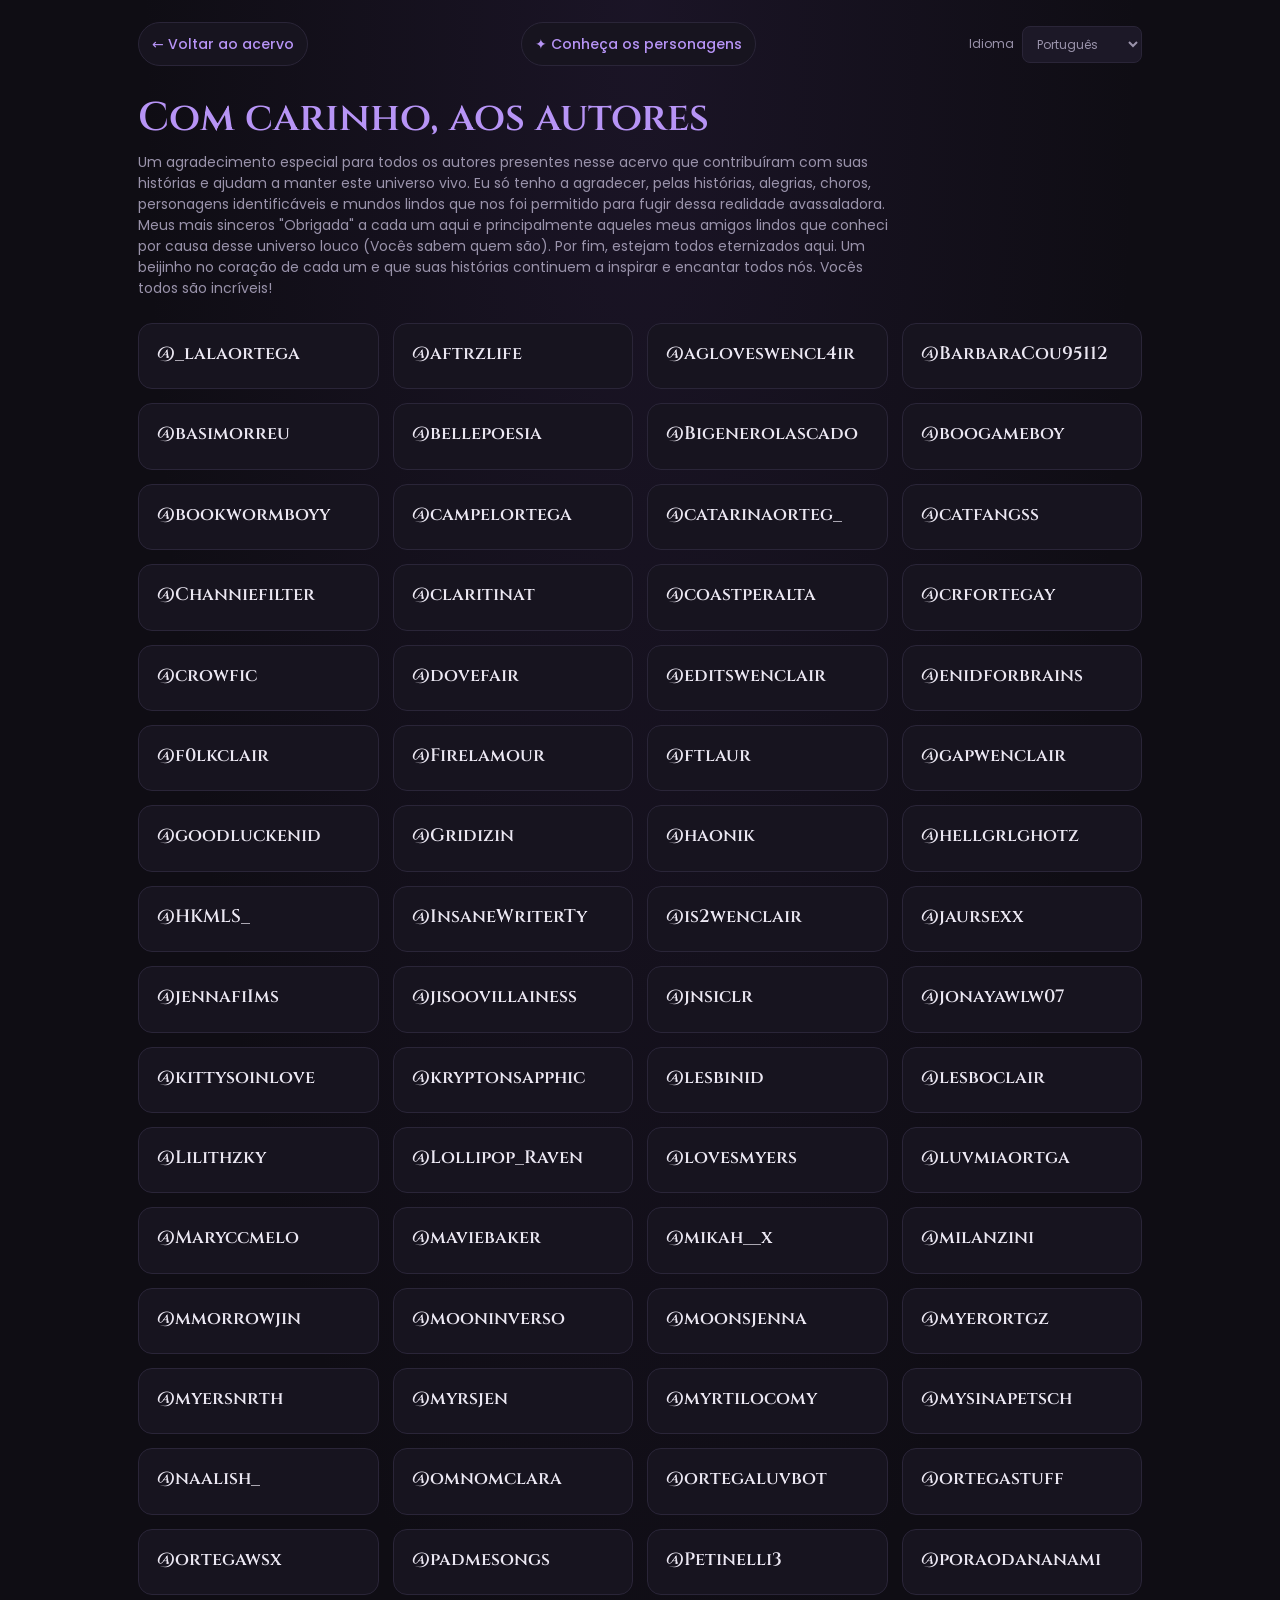
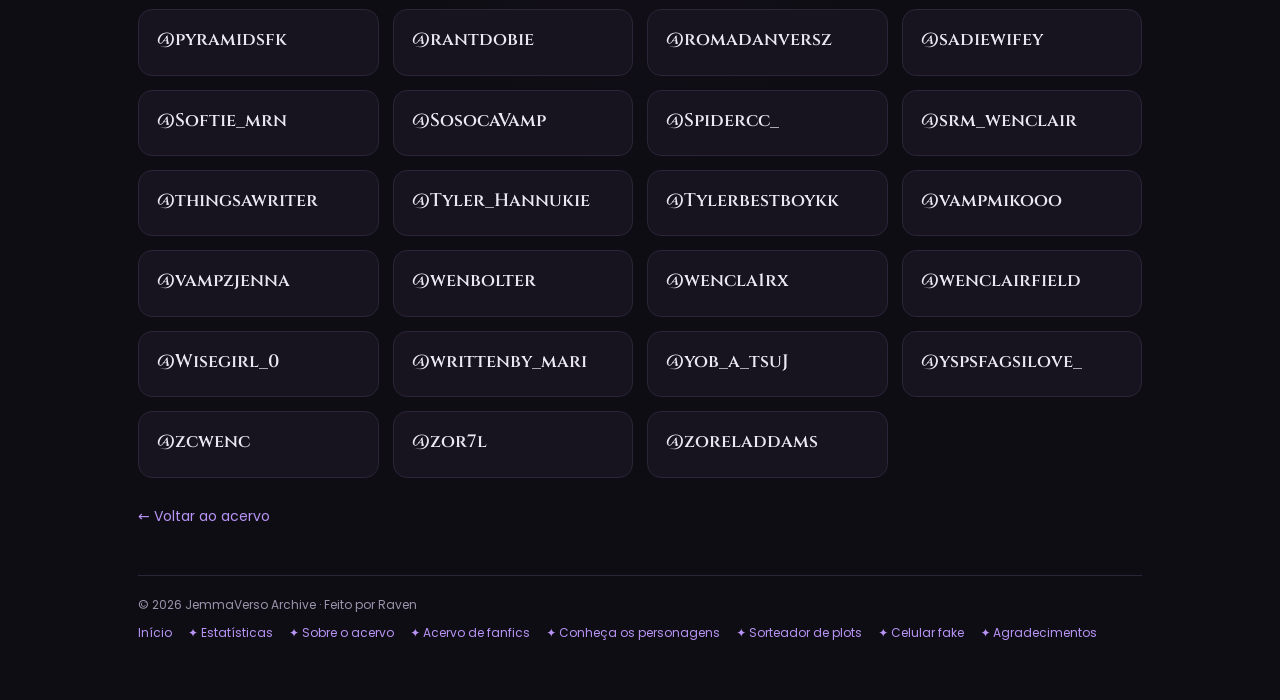
<file: agradecimentos/agradecimentos.html>
<!DOCTYPE html>
<html lang="pt-BR">

<head>
  <meta charset="UTF-8">
  <meta name="viewport" content="width=device-width, initial-scale=1.0">
  <meta name="theme-color" content="#0f0d14">
  <title data-i18n="page.thanksTitle">Agradecimentos | JemmaVerso Acervo</title>
  <link rel="icon" type="image/png" href="../assets/imagens/icon.png">
  <link rel="manifest" href="../manifest.webmanifest">
  <link rel="stylesheet" href="../assets/css/style.css">
  <link rel="stylesheet" href="../assets/css/extras.css">
  <script src="../compartilhados/theme.js"></script>
  <link href="https://fonts.googleapis.com/css2?family=Cinzel:wght@600&family=Poppins:wght@300;400;500;600&display=swap"
    rel="stylesheet">
</head>

<body class="info-page">
  <main class="content">
    <header class="page-topbar">
      <a class="home-link" href="../index.html" data-i18n="common.backHome">← Voltar ao acervo</a>
      <a class="home-link" href="../personagens/personagens.html" data-i18n="archive.characters">✦ Conheça os personagens</a>
      <label class="language-control"><span data-i18n="language.label">Idioma</span>
        <select id="languageSelector" aria-label="Idioma" data-i18n-aria-label="language.label">
          <option value="pt">Português</option>
          <option value="en">English</option>
          <option value="es">Español</option>
          <option value="fr">Français</option>
          <option value="it">Italiano</option>
        </select>
      </label>
    </header>
    <h1 class="info-title" data-i18n="credits.pageTitle">Com carinho, aos autores</h1>
    <p class="info-intro" data-i18n="credits.pageIntro">Um agradecimento especial para todos os autores presentes nesse
      acervo que contribuíram com suas histórias
      e ajudam a manter este universo vivo.
      Eu só tenho a agradecer, pelas histórias, alegrias, choros, personagens identificáveis e mundos lindos que nos foi
      permitido para fugir dessa realidade avassaladora.
      Meus mais sinceros "Obrigada" a cada um aqui e principalmente aqueles meus amigos lindos que conheci por causa
      desse universo louco (Vocês sabem quem são). Por fim, estejam todos
      eternizados aqui. Um beijinho no coração de cada um e que suas histórias continuem a inspirar e encantar todos
      nós. Vocês todos são incríveis!</p>
    <section id="creditsList" class="credits-grid" aria-live="polite"></section>
    <a class="info-back" href="../index.html" data-i18n="common.backHome">← Voltar ao acervo</a>
  </main>
  <script src="../compartilhados/translations-extra.js"></script>
  <script src="../compartilhados/i18n.js"></script>
  <script src="../home/data.js"></script>
  <script src="../acervo-fanfics/fanfics-data.js"></script>
  <script src="agradecimentos.js"></script>
</body>

</html>
</file>
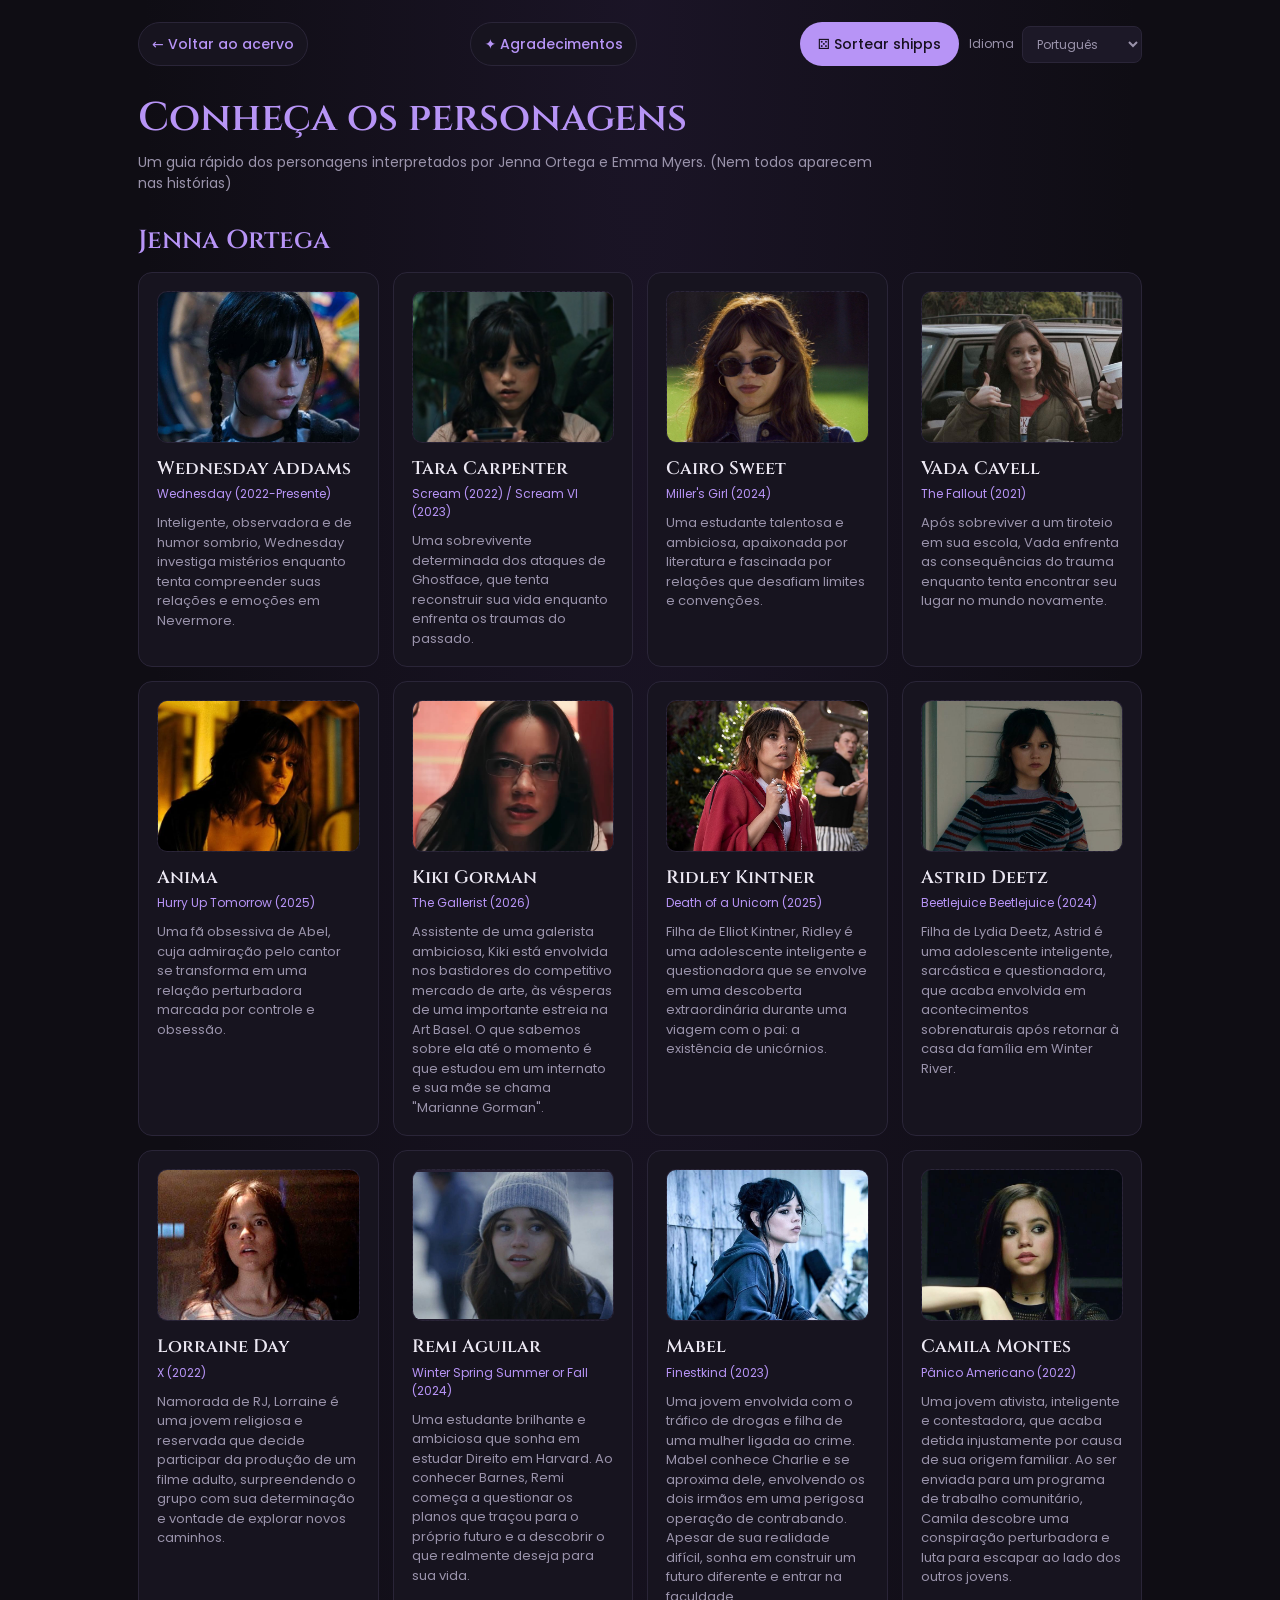
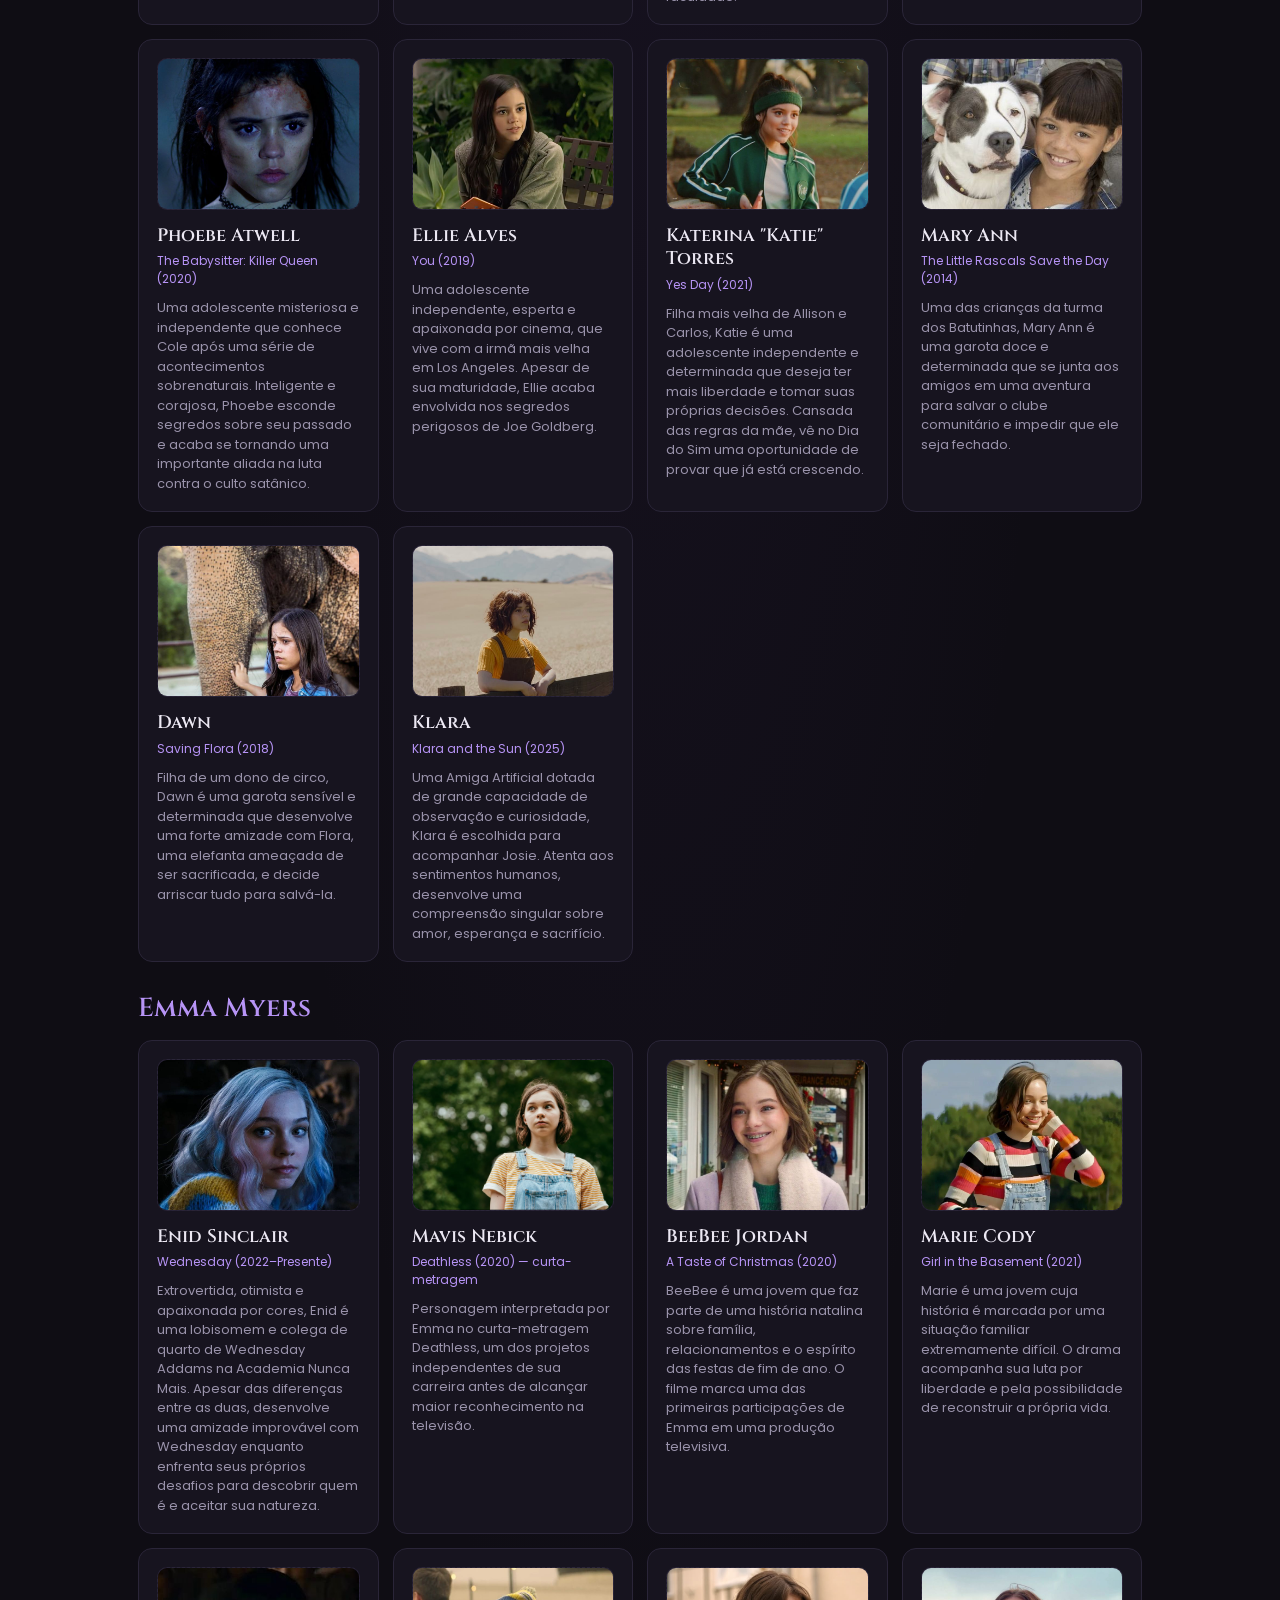
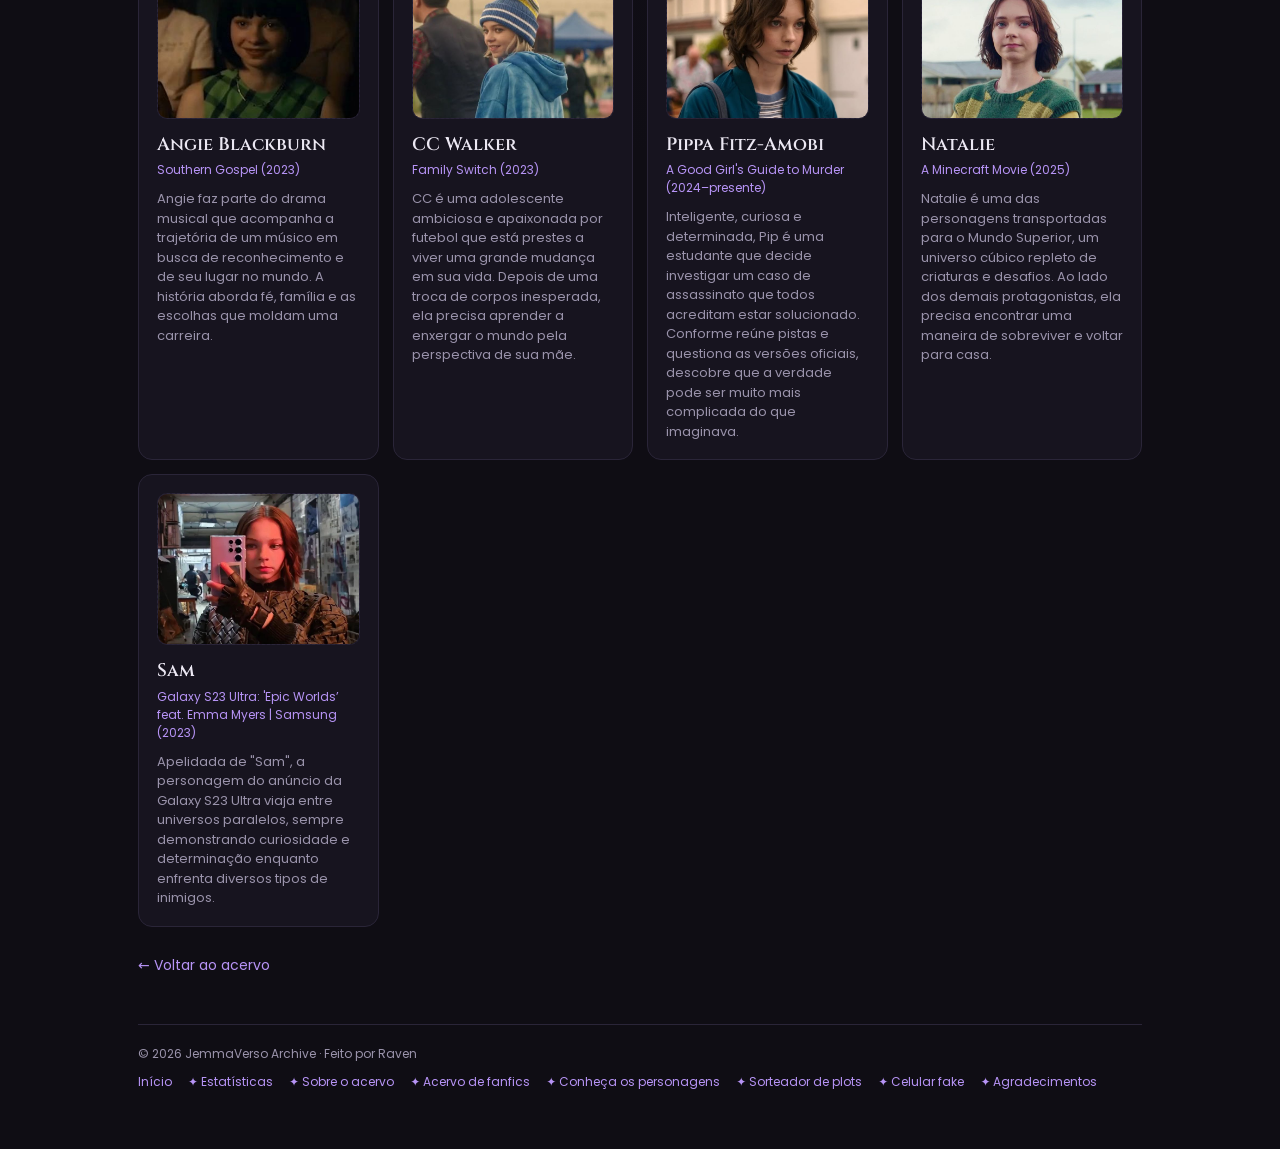
<file: personagens/personagens.html>
<!DOCTYPE html>
<html lang="pt-BR">
<head>
<meta charset="UTF-8">
<meta name="viewport" content="width=device-width, initial-scale=1.0">
<meta name="theme-color" content="#0f0d14">
<meta http-equiv="Cache-Control" content="no-cache, no-store, must-revalidate">
<meta http-equiv="Pragma" content="no-cache">
<meta http-equiv="Expires" content="0">
<title data-i18n="page.charactersTitle">Conheça os personagens | JemmaVerso Acervo</title>
<link rel="icon" type="image/png" href="../assets/imagens/icon.png">
<link rel="manifest" href="../manifest.webmanifest">
<link rel="stylesheet" href="../assets/css/style.css">
<link rel="stylesheet" href="../assets/css/extras.css">
<link rel="stylesheet" href="../assets/css/shipper.css">
<script src="../compartilhados/theme.js"></script>
<link href="https://fonts.googleapis.com/css2?family=Cinzel:wght@600&family=Poppins:wght@300;400;500;600&display=swap" rel="stylesheet">
</head>
<body class="info-page">
<main class="content">
  <header class="page-topbar">
    <a class="home-link" href="../index.html" data-i18n="common.backHome">← Voltar ao acervo</a>
    <a class="home-link" href="../agradecimentos/agradecimentos.html" data-i18n="archive.thanks">✦ Agradecimentos</a>
    <div class="topbar-actions">
      <button class="btn" id="randomShipBtn" type="button" data-i18n="characters.randomShip">⚄ Sortear shipps</button>
    <label class="language-control"><span data-i18n="language.label">Idioma</span>
      <select id="languageSelector" aria-label="Idioma" data-i18n-aria-label="language.label">
        <option value="pt">Português</option><option value="en">English</option><option value="es">Español</option><option value="fr">Français</option><option value="it">Italiano</option>
      </select>
    </label>
    </div>
  </header>
  <h1 class="info-title" data-i18n="characters.pageTitle">Conheça os personagens</h1>
  <p class="info-intro" data-i18n="characters.pageIntro">Um guia rápido dos personagens interpretados por Jenna Ortega e Emma Myers. (Nem todos aparecem nas histórias)</p>

  <section class="info-section" id="jenna-characters" aria-labelledby="jenna-title">
    <h2 id="jenna-title">Jenna Ortega</h2>
    <div class="character-grid">
      <article class="character-card" id="character-wednesday">
        <div class="character-image-placeholder" role="img" aria-label="Espaço para imagem de Wednesday Addams"> 
          <img class="character-image" src="../assets/imagens/wednesday.jpeg" alt="Wednesday Addams"></div>
        <h3>Wednesday Addams</h3><span class="character-source">Wednesday (2022-Presente)</span>
        <p data-i18n="characters.bio.wednesday">Inteligente, observadora e de humor sombrio, Wednesday investiga mistérios enquanto tenta compreender suas relações e emoções em Nevermore.</p>
      </article>
      <article class="character-card" id="character-tara">
        <div class="character-image-placeholder" role="img" aria-label="Espaço para imagem de Tara Carpenter">
          <img class="character-image" src="../assets/imagens/tara.jpg" alt="Tara Carpenter">
        </div>
        <h3>Tara Carpenter</h3><span class="character-source">Scream (2022) / Scream VI (2023)</span>
        <p data-i18n="characters.bio.tara">Uma sobrevivente determinada dos ataques de Ghostface, que tenta reconstruir sua vida enquanto enfrenta os traumas do passado.</p>
      </article>
      <article class="character-card" id="character-cairo">
        <div class="character-image-placeholder" role="img" aria-label="Espaço para imagem de Cairo Sweet">
          <img class="character-image" src="../assets/imagens/cairo.jpg" alt="Cairo Sweet">
        </div>
        <h3>Cairo Sweet</h3><span class="character-source">Miller's Girl (2024)</span>
        <p data-i18n="characters.bio.cairo">Uma estudante talentosa e ambiciosa, apaixonada por literatura e fascinada por relações que desafiam limites e convenções.</p>
      </article>
      <article class="character-card" id="character-vada">
        <div class="character-image-placeholder" role="img" aria-label="Espaço para imagem de Vada Cavell">
          <img class="character-image" src="../assets/imagens/vada.jpg" alt="Vada Cavell">
        </div>
        <h3>Vada Cavell</h3><span class="character-source">The Fallout (2021)</span>
        <p data-i18n="characters.bio.vada">Após sobreviver a um tiroteio em sua escola, Vada enfrenta as consequências do trauma enquanto tenta encontrar seu lugar no mundo novamente.</p>
      </article>
      <article class="character-card" id="character-anima">
        <div class="character-image-placeholder" role="img" aria-label="Espaço para imagem de Anima">
          <img class="character-image" src="../assets/imagens/anima.jpg" alt="Anima">
        </div>
        <h3>Anima</h3><span class="character-source">Hurry Up Tomorrow (2025)</span>
        <p data-i18n="characters.bio.anima">Uma fã obsessiva de Abel, cuja admiração pelo cantor se transforma em uma relação perturbadora marcada por controle e obsessão.</p>
      </article>
      <article class="character-card" id="character-kiki">
        <div class="character-image-placeholder" role="img" aria-label="Espaço para imagem de Kiki Gorman">
          <img class="character-image" src="../assets/imagens/kiki.jpg?v=18" alt="Kiki Gorman">
        </div>
        <h3>Kiki Gorman</h3><span class="character-source">The Gallerist (2026)</span>
        <p data-i18n="characters.bio.kiki">Assistente de uma galerista ambiciosa, Kiki está envolvida nos bastidores do competitivo mercado de arte, às vésperas de uma importante estreia na Art Basel. O que sabemos sobre ela até o momento é que estudou em um internato e sua mãe se chama "Marianne Gorman"</p>
      </article>
      <article class="character-card" id="character-ridley">
        <div class="character-image-placeholder" role="img" aria-label="Espaço para imagem de Ridley Kintner">
          <img class="character-image" src="../assets/imagens/ridley.jpg" alt="Ridley Kintner">
        </div>
        <h3>Ridley Kintner</h3><span class="character-source">Death of a Unicorn (2025)</span>
        <p data-i18n="characters.bio.ridley">Filha de Elliot Kintner, Ridley é uma adolescente inteligente e questionadora que se envolve em uma descoberta extraordinária durante uma viagem com o pai: a existência de unicórnios.</p>
      </article>
      <article class="character-card" id="character-astrid">
        <div class="character-image-placeholder" role="img" aria-label="Espaço para imagem de Astrid Deetz">
          <img class="character-image" src="../assets/imagens/astrid.jpg" alt="Astrid Deetz">
        </div>
        <h3>Astrid Deetz</h3><span class="character-source">Beetlejuice Beetlejuice (2024)</span>
        <p data-i18n="characters.bio.astrid">Filha de Lydia Deetz, Astrid é uma adolescente inteligente, sarcástica e questionadora, que acaba envolvida em acontecimentos sobrenaturais após retornar à casa da família em Winter River.</p>
      </article>
      <article class="character-card" id="character-lorraine">
        <div class="character-image-placeholder" role="img" aria-label="Espaço para imagem de Lorraine Day">
          <img class="character-image" src="../assets/imagens/lorriane.jpg" alt="Lorraine Day">
        </div>
        <h3>Lorraine Day</h3>
        <span class="character-source">X (2022)</span>
        <p data-i18n="characters.bio.lorraine">Namorada de RJ, Lorraine é uma jovem religiosa e reservada que decide participar da produção de um filme adulto, surpreendendo o grupo com sua determinação e vontade de explorar novos caminhos.</p>
      </article>
      <article class="character-card" id="character-remi">
        <div class="character-image-placeholder" role="img" aria-label="Espaço para imagem de Remi Aguilar">
          <img class="character-image" src="../assets/imagens/remi.jpg" alt="Remi Aguilar">
        </div>
        <h3>Remi Aguilar</h3>
        <span class="character-source">Winter Spring Summer or Fall (2024)</span>
        <p data-i18n="characters.bio.remi">Uma estudante brilhante e ambiciosa que sonha em estudar Direito em Harvard. Ao conhecer Barnes, Remi começa a questionar os planos que traçou para o próprio futuro e a descobrir o que realmente deseja para sua vida.</p>
      </article>
      <article class="character-card" id="character-mabel">
        <div class="character-image-placeholder" role="img" aria-label="Espaço para imagem de Mabel">
          <img class="character-image" src="../assets/imagens/mabel.jpg" alt="Mabel">
        </div>
        <h3>Mabel</h3>
        <span class="character-source">Finestkind (2023)</span>
        <p data-i18n="characters.bio.mabel">Uma jovem envolvida com o tráfico de drogas e filha de uma mulher ligada ao crime. Mabel conhece Charlie e se aproxima dele, envolvendo os dois irmãos em uma perigosa operação de contrabando. Apesar de sua realidade difícil, sonha em construir um futuro diferente e entrar na faculdade.</p>
      </article>
      <article class="character-card" id="character-camila">
      <div class="character-image-placeholder" role="img" aria-label="Espaço para imagem de Camila Montes">
        <img class="character-image" src="../assets/imagens/camila.jpg" alt="Camila Montes">
      </div>
      <h3>Camila Montes</h3>
      <span class="character-source">Pânico Americano (2022)</span>
      <p data-i18n="characters.bio.camila">Uma jovem ativista, inteligente e contestadora, que acaba detida injustamente por causa de sua origem familiar. Ao ser enviada para um programa de trabalho comunitário, Camila descobre uma conspiração perturbadora e luta para escapar ao lado dos outros jovens.</p>
    </article>
    <article class="character-card" id="character-phoebe">
  <div class="character-image-placeholder" role="img" aria-label="Espaço para imagem de Phoebe Atwell">
    <img class="character-image" src="../assets/imagens/phoebe.jpg" alt="Phoebe Atwell">
  </div>
  <h3>Phoebe Atwell</h3>
  <span class="character-source">The Babysitter: Killer Queen (2020)</span>
  <p data-i18n="characters.bio.phoebe">Uma adolescente misteriosa e independente que conhece Cole após uma série de acontecimentos sobrenaturais. Inteligente e corajosa, Phoebe esconde segredos sobre seu passado e acaba se tornando uma importante aliada na luta contra o culto satânico.</p>
</article>
<article class="character-card" id="character-ellie">
  <div class="character-image-placeholder" role="img" aria-label="Espaço para imagem de Ellie Alves">
    <img class="character-image" src="../assets/imagens/ellie.jpg" alt="Ellie Alves">
  </div>
  <h3>Ellie Alves</h3>
  <span class="character-source">You (2019)</span>
  <p data-i18n="characters.bio.ellie">Uma adolescente independente, esperta e apaixonada por cinema, que vive com a irmã mais velha em Los Angeles. Apesar de sua maturidade, Ellie acaba envolvida nos segredos perigosos de Joe Goldberg.</p>
</article>
<article class="character-card" id="character-katie">
  <div class="character-image-placeholder" role="img" aria-label="Espaço para imagem de Katerina Katie Torres">
    <img class="character-image" src="../assets/imagens/katie.jpg" alt="Katerina Katie Torres">
  </div>
  <h3>Katerina "Katie" Torres</h3>
  <span class="character-source">Yes Day (2021)</span>
  <p data-i18n="characters.bio.katie">Filha mais velha de Allison e Carlos, Katie é uma adolescente independente e determinada que deseja ter mais liberdade e tomar suas próprias decisões. Cansada das regras da mãe, vê no Dia do Sim uma oportunidade de provar que já está crescendo.</p>
</article>
<article class="character-card" id="character-mary-ann">
  <div class="character-image-placeholder" role="img" aria-label="Espaço para imagem de Mary Ann">
    <img class="character-image" src="../assets/imagens/mary-ann.jpg" alt="Mary Ann">
  </div>
  <h3>Mary Ann</h3>
  <span class="character-source">The Little Rascals Save the Day (2014)</span>
  <p data-i18n="characters.bio.maryAnn">Uma das crianças da turma dos Batutinhas, Mary Ann é uma garota doce e determinada que se junta aos amigos em uma aventura para salvar o clube comunitário e impedir que ele seja fechado.</p>
</article>
<article class="character-card" id="character-dawn">
  <div class="character-image-placeholder" role="img" aria-label="Espaço para imagem de Dawn">
    <img class="character-image" src="../assets/imagens/dawn.jpg" alt="Dawn">
  </div>
  <h3>Dawn</h3>
  <span class="character-source">Saving Flora (2018)</span>
  <p data-i18n="characters.bio.dawn">Filha de um dono de circo, Dawn é uma garota sensível e determinada que desenvolve uma forte amizade com Flora, uma elefanta ameaçada de ser sacrificada, e decide arriscar tudo para salvá-la.</p>
</article>
<article class="character-card" id="character-klara">
  <div class="character-image-placeholder" role="img" aria-label="Espaço para imagem de Klara">
    <img class="character-image" src="../assets/imagens/klara.jpg" alt="Klara">
  </div>
  <h3>Klara</h3>
  <span class="character-source">Klara and the Sun (2025)</span>
  <p data-i18n="characters.bio.klara">Uma Amiga Artificial dotada de grande capacidade de observação e curiosidade, Klara é escolhida para acompanhar Josie. Atenta aos sentimentos humanos, desenvolve uma compreensão singular sobre amor, esperança e sacrifício.</p>
</article>
    </div>
  </section>


<section class="info-section" id="emma-characters" aria-labelledby="emma-title">
  <h2 id="emma-title">Emma Myers</h2>

  <div class="character-grid">

    <!-- Wednesday -->
    <article class="character-card" id="character-enid-sinclair">
      <div class="character-image-placeholder" role="img" aria-label="Imagem de Enid Sinclair">
        <img class="character-image" src="../assets/imagens/enid.jpeg" alt="Emma Myers como Enid Sinclair">
      </div>
      <h3>Enid Sinclair</h3>
      <span class="character-source">Wednesday (2022–Presente)</span>
      <p data-i18n="characters.bio.enid">Extrovertida, otimista e apaixonada por cores, Enid é uma lobisomem e colega de quarto de Wednesday Addams na Academia Nunca Mais. Apesar das diferenças entre as duas, desenvolve uma amizade improvável com Wednesday enquanto enfrenta seus próprios desafios para descobrir quem é e aceitar sua natureza.</p>
    </article>
    <article class="character-card" id="character-mavis-nebick">
      <div class="character-image-placeholder" role="img" aria-label="Imagem de Mavis Nebick">
        <img class="character-image" src="../assets/imagens/mavis.png" alt="Emma Myers como Mavis Nebick">
      </div>
      <h3>Mavis Nebick</h3>
      <span class="character-source">Deathless (2020) — curta-metragem</span>
      <p data-i18n="characters.bio.mavis">Personagem interpretada por Emma no curta-metragem Deathless, um dos projetos independentes de sua carreira antes de alcançar maior reconhecimento na televisão.</p>
    </article>
    <article class="character-card" id="character-beebee-jordan">
      <div class="character-image-placeholder" role="img" aria-label="Imagem de BeeBee Jordan">
        <img class="character-image" src="../assets/imagens/beebee.jpg" alt="Emma Myers como BeeBee Jordan">
      </div>
      <h3>BeeBee Jordan</h3>
      <span class="character-source">A Taste of Christmas (2020)</span>
      <p data-i18n="characters.bio.beebee">BeeBee é uma jovem que faz parte de uma história natalina sobre família, relacionamentos e o espírito das festas de fim de ano. O filme marca uma das primeiras participações de Emma em uma produção televisiva.</p>
    </article>
    <article class="character-card" id="character-marie-cody">
      <div class="character-image-placeholder" role="img" aria-label="Imagem de Marie Cody">
        <img class="character-image" src="../assets/imagens/marie.jpg" alt="Emma Myers como Marie Cody">
      </div>
      <h3>Marie Cody</h3>
      <span class="character-source">Girl in the Basement (2021)</span>
      <p data-i18n="characters.bio.marie">Marie é uma jovem cuja história é marcada por uma situação familiar extremamente difícil. O drama acompanha sua luta por liberdade e pela possibilidade de reconstruir a própria vida.</p>
    </article>
    <article class="character-card" id="character-angie-blackburn">
      <div class="character-image-placeholder" role="img" aria-label="Imagem de Angie Blackburn">
        <img class="character-image" src="../assets/imagens/angie.jpg" alt="Emma Myers como Angie Blackburn">
      </div>
      <h3>Angie Blackburn</h3>
      <span class="character-source">Southern Gospel (2023)</span>
      <p data-i18n="characters.bio.angie">Angie faz parte do drama musical que acompanha a trajetória de um músico em busca de reconhecimento e de seu lugar no mundo. A história aborda fé, família e as escolhas que moldam uma carreira.</p>
    </article>
    <article class="character-card" id="character-cc-walker">
      <div class="character-image-placeholder" role="img" aria-label="Imagem de CC Walker">
        <img class="character-image" src="../assets/imagens/cc.jpg" alt="Emma Myers como CC Walker">
      </div>
      <h3>CC Walker</h3>
      <span class="character-source">Family Switch (2023)</span>
      <p data-i18n="characters.bio.cc">CC é uma adolescente ambiciosa e apaixonada por futebol que está prestes a viver uma grande mudança em sua vida. Depois de uma troca de corpos inesperada, ela precisa aprender a enxergar o mundo pela perspectiva de sua mãe.</p>
    </article>
    <article class="character-card" id="character-pippa-fitz-amobi">
      <div class="character-image-placeholder" role="img" aria-label="Imagem de Pippa Fitz-Amobi">
        <img class="character-image" src="../assets/imagens/pip.jpg" alt="Emma Myers como Pippa Fitz-Amobi">
      </div>
      <h3>Pippa Fitz-Amobi</h3>
      <span class="character-source">A Good Girl's Guide to Murder (2024–presente)</span>
      <p data-i18n="characters.bio.pippa">Inteligente, curiosa e determinada, Pip é uma estudante que decide investigar um caso de assassinato que todos acreditam estar solucionado. Conforme reúne pistas e questiona as versões oficiais, descobre que a verdade pode ser muito mais complicada do que imaginava.</p>
    </article>
    <article class="character-card" id="character-natalie">
      <div class="character-image-placeholder" role="img" aria-label="Imagem de Natalie">
        <img class="character-image" src="../assets/imagens/natalie.jpg" alt="Emma Myers como Natalie">
      </div>
      <h3>Natalie</h3>
      <span class="character-source">A Minecraft Movie (2025)</span>
      <p data-i18n="characters.bio.natalie">Natalie é uma das personagens transportadas para o Mundo Superior, um universo cúbico repleto de criaturas e desafios. Ao lado dos demais protagonistas, ela precisa encontrar uma maneira de sobreviver e voltar para casa.</p>
    </article>
        <article class="character-card" id="character-sam">
      <div class="character-image-placeholder" role="img" aria-label="Imagem de Sam">
        <img class="character-image" src="../assets/imagens/sam.jpg?v=17" alt="Emma Myers como Sam">
      </div>
      <h3>Sam</h3>
      <span class="character-source">Galaxy S23 Ultra: 'Epic Worlds’ feat. Emma Myers | Samsung (2023)</span>
      <p data-i18n="characters.bio.sam">Apelidada de "Sam", a personagem do anúncio da Galaxy S23 Ultra, que viaja entre universos paralelos, sempre se demonstrando curiosa e determinada, batalhando com diversos tipos de inimigos fisicamente.</p>
    </article>
  </div>
</section>

  <a class="info-back" href="../index.html" data-i18n="common.backHome">← Voltar ao acervo</a>
</main>
<script src="../compartilhados/translations-extra.js"></script>
<script src="../compartilhados/i18n.js"></script>
<script src="personagens.js"></script>
<script src="../sorteador/ship-pool.js"></script>
<script src="../sorteador/ship-random.js"></script>
<script src="../compartilhados/app-install.js"></script>
</body>
</html>
</file>
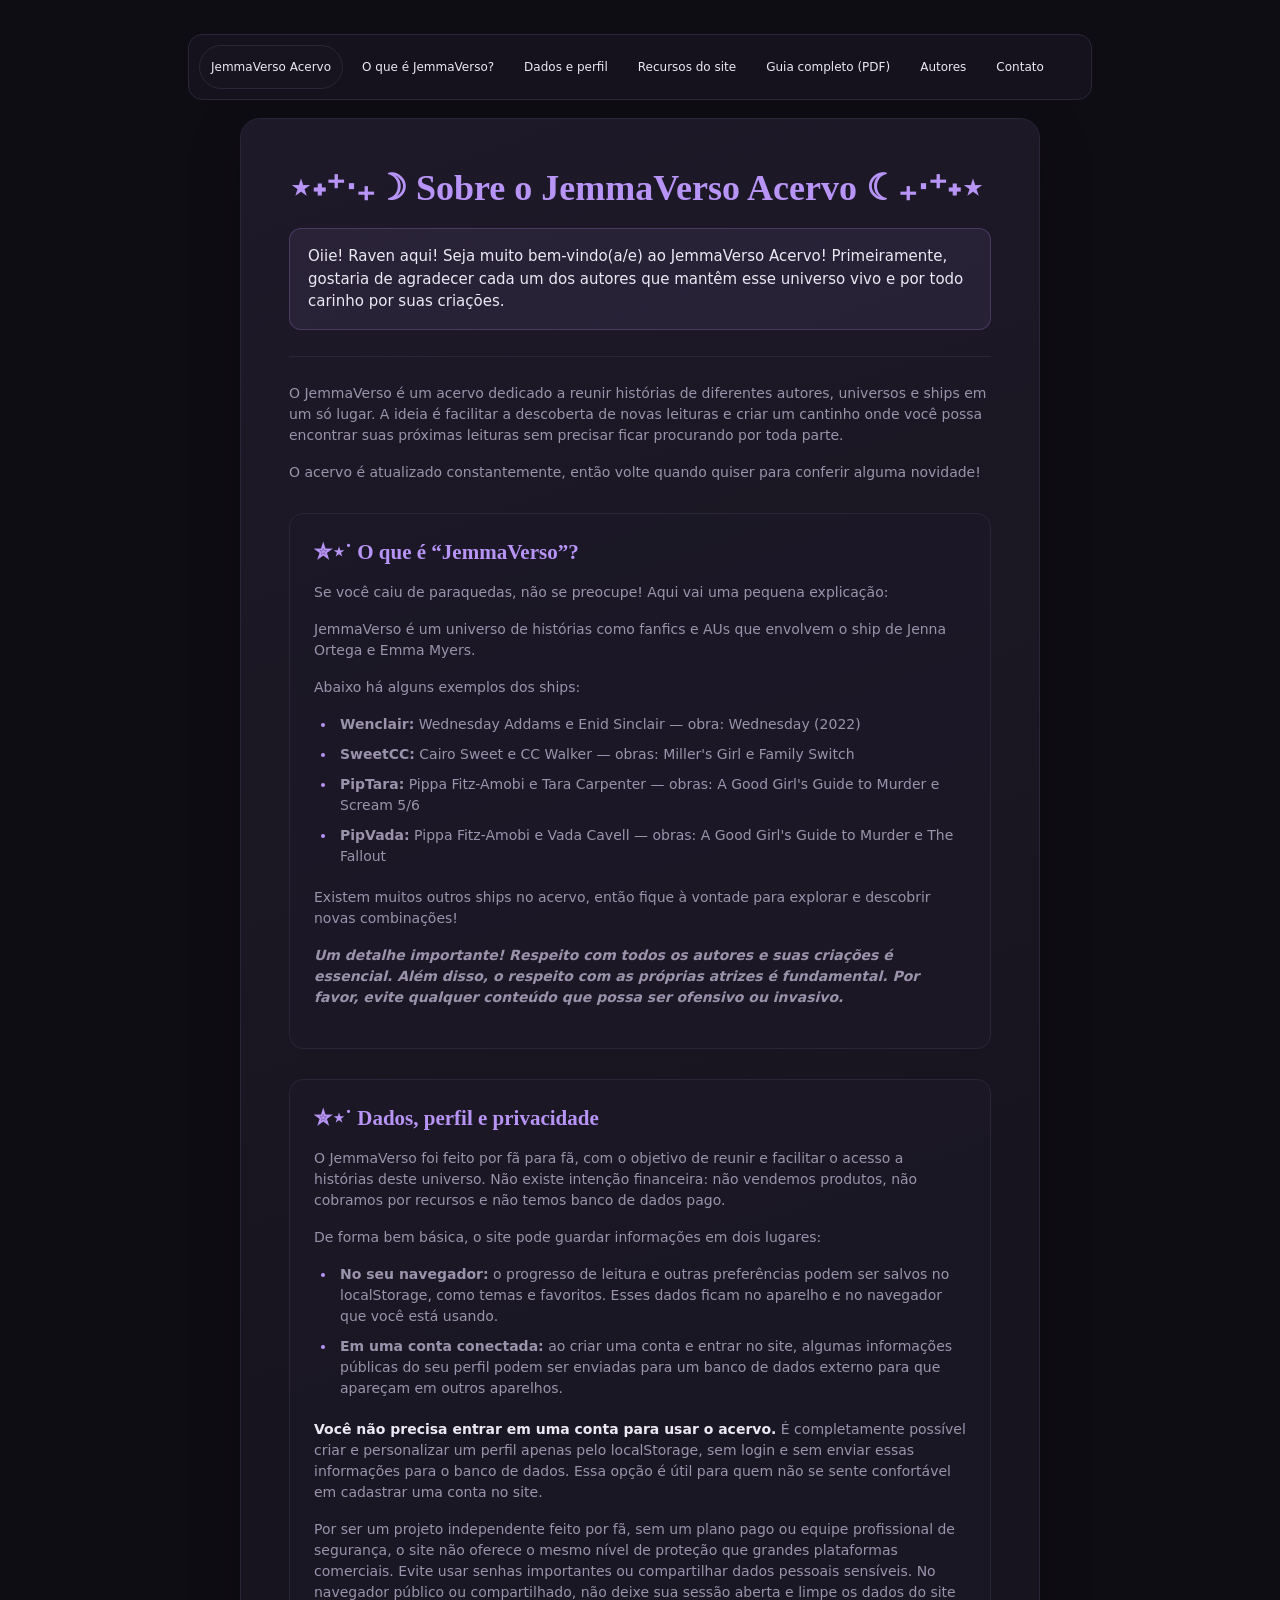
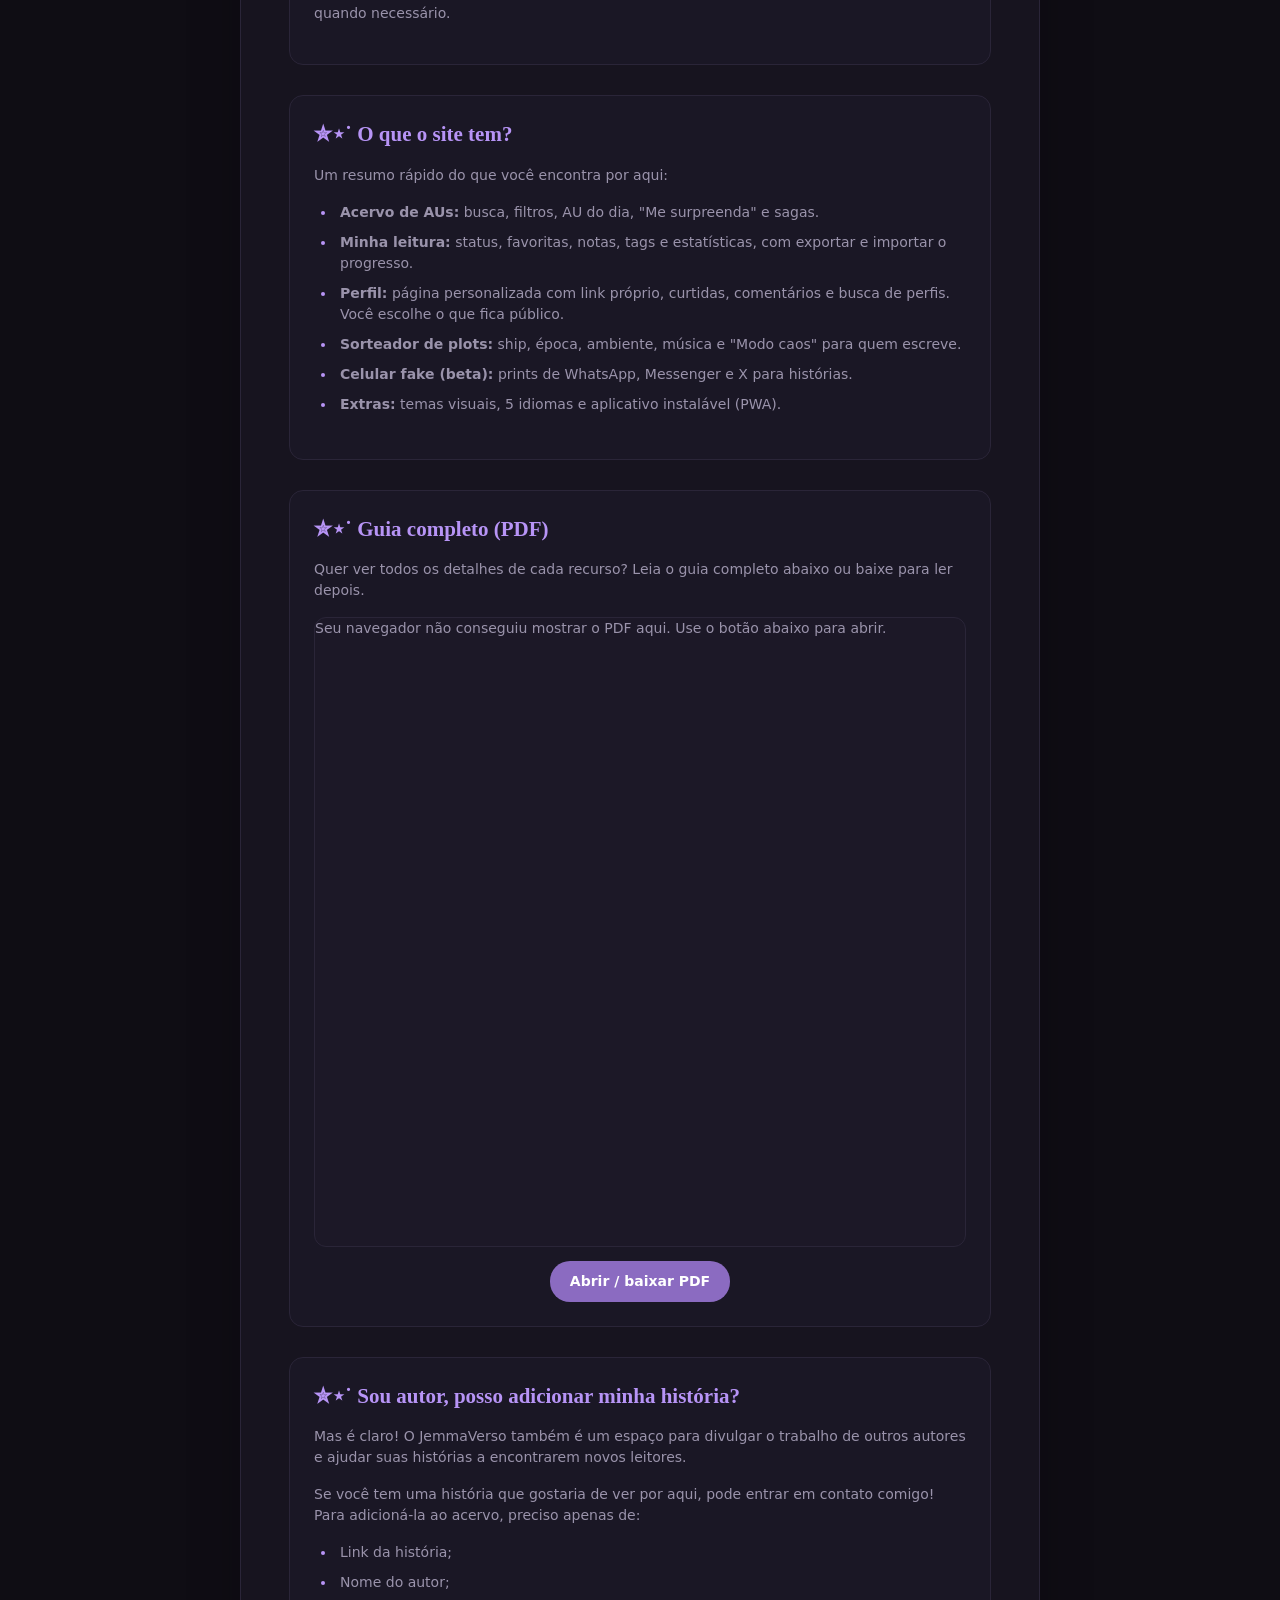
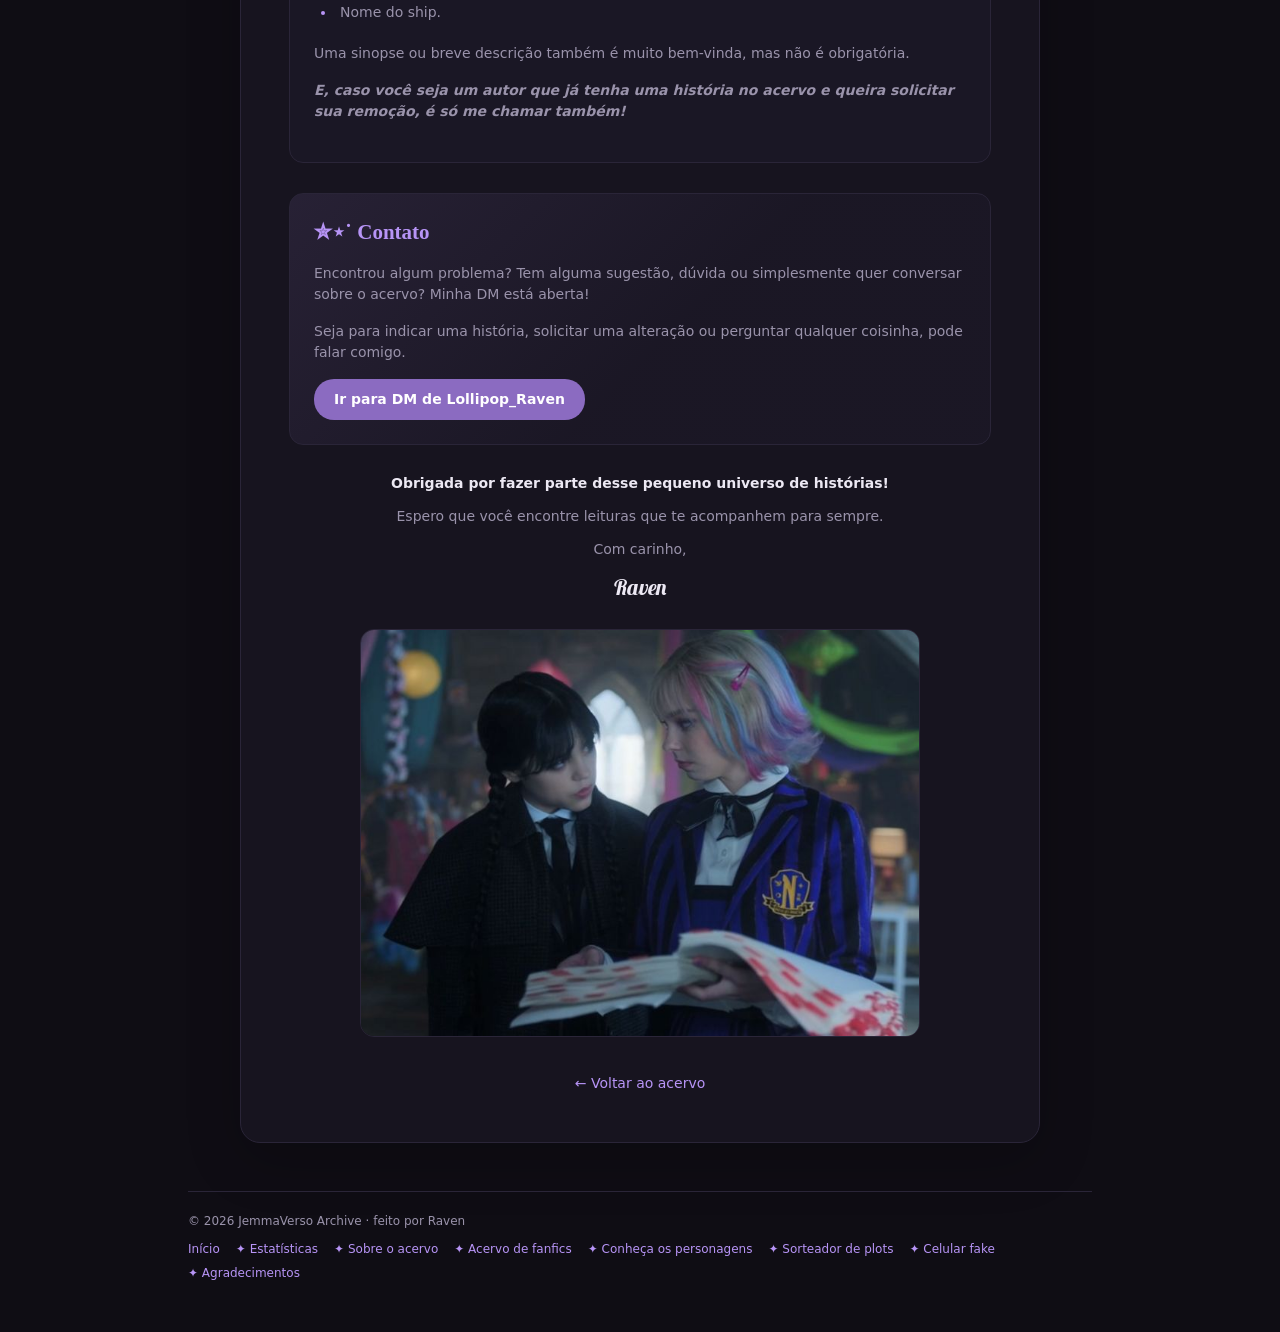
<file: sobre/sobre.html>
<!DOCTYPE html>
<html lang="pt-BR">
<head>
<meta charset="UTF-8">
<meta name="viewport" content="width=device-width, initial-scale=1.0">
<meta name="theme-color" content="#0f0d14">
<title data-i18n="page.aboutTitle">Sobre | JemmaVerso Archive</title>
<link rel="icon" type="image/png" href="../assets/imagens/icon.png">
<link rel="manifest" href="../manifest.webmanifest">
<link rel="stylesheet" href="../assets/css/style.css">
<link rel="stylesheet" href="../assets/css/extras.css">
<script src="../compartilhados/theme.js"></script>
<link rel="preconnect" href="https://fonts.googleapis.com">
<link rel="preconnect" href="https://fonts.gstatic.com" crossorigin>
<link href="https://fonts.googleapis.com/css2?family=Gruppo&family=Lobster+Two:ital,wght@0,400;0,700;1,400;1,700&display=swap" rel="stylesheet">
</head>
<body class="about-page">
<main class="content">
  <header class="page-topbar">
  </header>
  
  <nav class="about-toc" aria-label="Tópicos da página" data-i18n-aria-label="about.topics">
    <a class="home-link" href="../index.html" data-i18n="page.homeTitle">JemmaVerso Archive</a>
    <a href="#conceito" data-i18n="about.topicConcept">O que é JemmaVerso?</a>
    <!-- <a href="#progresso" data-i18n="about.topicProgress">Progresso de leitura</a> -->
    <a href="#dados" data-i18n="about.topicData">Dados e perfil</a>
    <a href="#recursos">Recursos do site</a>
    <a href="#guia">Guia completo (PDF)</a>
    <a href="#autores" data-i18n="about.topicAuthors">Autores</a>
    <a href="#contato" data-i18n="about.topicContact">Contato</a>
    <!-- <label class="language-control"><span data-i18n="language.label">Idioma</span>
      <select id="languageSelector" aria-label="Idioma" data-i18n-aria-label="language.label">
        <option value="pt">Português</option><option value="en">English</option><option value="es">Español</option><option value="fr">Français</option><option value="it">Italiano</option>
      </select>
    </label> -->
  </nav>
  <article class="about-content">
    <header class="about-header">
      <a class="about-title-link" href="../index.html" aria-label="Voltar ao início" data-i18n-aria-label="common.backHome"><h1 data-i18n="about.pageTitle">⋆˖⁺‧₊☽ Sobre o JemmaVerso Archive ☾₊‧⁺˖⋆</h1></a>
      <p class="about-greeting" data-i18n="about.greeting">Oiie! Raven aqui! Seja muito bem-vindo(a/e) ao JemmaVerso Archive! Primeiramente, gostaria de agradecer cada um dos autores que mantem esse universo vivo e por todo carinho por suas criações.</p>
    </header>

    <p data-i18n="about.intro1">O JemmaVerso é um acervo dedicado a reunir histórias de diferentes autores, universos e ships em um só lugar. A ideia é facilitar a descoberta de novas leituras e criar um cantinho onde você possa encontrar suas próximas leituras sem precisar ficar procurando por toda parte.</p>

    <p data-i18n="about.intro2">O acervo é atualizado constantemente, então volte quando quiser para conferir alguma novidade!</p>

    <section class="about-section" id="conceito">
      <h2 data-i18n="about.conceptTitle">✮⋆˙ O que é "JemmaVerso"?</h2>
      <p data-i18n="about.conceptIntro">Se você caiu de paraquedas, não se preocupe! Aqui vai uma pequena explicação:</p>
      <p data-i18n="about.conceptDescription">JemmaVerso é um universo de histórias como Fanfics e AU's que envolvem o shipp de Jenna Ortega e Emma Myers.</p>

      <p data-i18n="about.shipExamples">Abaixo há alguns exemplos dos shipps:</p>
      <ul>
        <li data-i18n="about.shipWenclair"><b>Wenclair:</b> Wednesday Addams e Enid Sinclair - Obra: Wednesday (2022)</li>
        <li data-i18n="about.shipSweetcc"><b>Sweetcc:</b> Cairo Sweet e CC Walker - Obra: Miller's Girl e Family Switch</li>
        <li data-i18n="about.shipPiptara"><b>PipTara:</b> Pippa Fitz-Amobi e Tara Carpenter - Obra: A Good Girl's Guide to Murder e Scream 5/6</li>
        <li data-i18n="about.shipPipvada"><b>PipVada:</b> Pippa Fitz-Amobi e Vada Cavell - Obra: A Good Girl's Guide to Murder e The Fallout</li>
      </ul>
      <p data-i18n="about.moreShips">Existem muitos outros shipps no acervo, então fique à vontade para explorar e descobrir novas combinações!</p>

      <p data-i18n="about.respect"><i><b>Um detalhe importante! Respeito com todos os autores e suas criações são essênciais. Além disso, o respeito com as próprias atrizes é fundamental. Por favor, evite qualquer conteúdo que possa ser ofensivo ou invasivo.</b></i></p>
    </section>

    <!-- <section class="about-section" id="progresso">
      <h2 data-i18n="about.progressTitle">✮⋆˙ Sobre o progresso de leitura</h2>
      <p data-i18n="about.progressIntro">Para facilitar sua experiência, o acervo conta com um sistema de salvamento de progresso. Assim, você pode acompanhar quais histórias já começou, onde parou e continuar sua leitura de onde deixou.</p>

      <p data-i18n="about.progressImportant"><strong>Algumas coisinhas importantes:</strong></p>
      <ul>
        <li data-i18n="about.progressLocal">Seu progresso é salvo localmente no navegador que você está utilizando.</li>
        <li data-i18n="about.progressDevice">Se você limpar os dados do navegador ou acessar o acervo por outro dispositivo, suas informações não serão mantidas automaticamente.</li>
        <li data-i18n="about.progressTransfer">Para transferir seu progresso, basta exportar os dados e importá-los no outro dispositivo.</li>
      </ul>

      <h3 data-i18n="about.exportTitle">Como exportar ou importar?</h3>
      <p data-i18n="about.exportDescription">Na barra lateral, você encontrará as opções Exportar progresso e Importar progresso. Ao exportar, será gerado um arquivo JSON contendo suas informações de leitura. Guarde esse arquivo e utilize a opção de importação quando quiser recuperar seu progresso em outro dispositivo.</p>

      <p data-i18n="about.resetDescription">Também existe a opção Resetar progresso, caso queira começar do zero. Atenção: essa ação apagará todos os seus registros de leitura salvos no navegador.</p>
    </section> -->

    <section class="about-section" id="dados">
      <h2 data-i18n="about.dataTitle">✮⋆˙ Dados, perfil e privacidade</h2>
      <p data-i18n="about.fanProject">O JemmaVerso foi feito por fã para fã, com o objetivo de reunir e facilitar o acesso a histórias deste universo. Não existe intenção financeira: não vendemos produtos, não cobramos por recursos e não temos banco de dados pago.</p>
      <p data-i18n="about.databaseIntro">De forma bem básica, o site pode guardar informações em dois lugares:</p>
      <ul>
        <li data-i18n="about.databaseLocal"><b>No seu navegador:</b> o progresso de leitura e outras preferências podem ser salvos no localStorage, como temas e favoritos. Esses dados ficam no aparelho e no navegador que você está usando.</li>
        <li data-i18n="about.databaseCloud"><b>Em uma conta conectada:</b> ao criar uma conta e entrar no site, algumas informações públicas do seu perfil podem ser enviadas para um banco de dados externo para que apareçam em outros aparelhos.</li>
      </ul>
      <p data-i18n="about.noLogin"><strong>Você não precisa entrar em uma conta para usar o acervo.</strong> É completamente possível criar e personalizar um perfil apenas pelo localStorage, sem login e sem enviar essas informações para o banco de dados. Essa opção é útil para quem não se sente confortável em cadastrar uma conta no site.</p>
      <p data-i18n="about.securityNote">Por ser um projeto independente feito por fã, sem um plano pago ou equipe profissional de segurança, o site não oferece o mesmo nível de proteção que grandes plataformas comerciais. Evite usar senhas importantes ou compartilhar dados pessoais sensíveis. No navegador público ou compartilhado, não deixe sua sessão aberta e limpe os dados do site quando necessário.</p>
    </section>

    <section class="about-section" id="recursos">
      <h2>✮⋆˙ O que o site tem?</h2>
      <p>Um resumo rápido do que você encontra por aqui:</p>
      <ul>
        <li><b>Acervo de AUs:</b> busca, filtros, AU do dia, "Me surpreenda" e sagas.</li>
        <li><b>Minha leitura:</b> status, favoritas, notas, tags e estatísticas, com exportar e importar o progresso.</li>
        <li><b>Perfil:</b> página personalizada com link próprio, curtidas, comentários e busca de perfis. Você escolhe o que fica público.</li>
        <li><b>Sorteador de plots:</b> ship, época, ambiente, música e "Modo caos" para quem escreve.</li>
        <li><b>Celular fake (beta):</b> prints de WhatsApp, Messenger e X para histórias.</li>
        <li><b>Extras:</b> temas visuais, 5 idiomas e aplicativo instalável (PWA).</li>
      </ul>
    </section>

    <section class="about-section" id="guia">
      <h2>✮⋆˙ Guia completo (PDF)</h2>
      <p>Quer ver todos os detalhes de cada recurso? Leia o guia completo abaixo ou baixe para ler depois.</p>

      <div class="about-pdf" id="pdfBox" hidden>
        <object id="pdfView" type="application/pdf" aria-label="Guia completo do JemmaVerso">
          <p>Seu navegador não conseguiu mostrar o PDF aqui. Use o botão abaixo para abrir.</p>
        </object>
        <a class="contact-button" id="pdfLink" target="_blank" rel="noopener noreferrer" download>Abrir / baixar PDF</a>
      </div>

      <p class="about-pdf-soon" id="pdfSoon"><i>O guia completo em PDF estará disponível em breve ✦</i></p>
    </section>

    <section class="about-section" id="autores">
      <h2 data-i18n="about.authorsTitle">✮⋆˙ Sou autor, posso adicionar minha história?</h2>
      <p data-i18n="about.authorsIntro">Mas é claro! O JemmaVerso também é um espaço para divulgar o trabalho de outros autores e ajudar suas histórias a encontrarem novos leitores.</p>

      <p data-i18n="about.authorsRequest">Se você tem uma história que gostaria de ver por aqui, pode entrar em contato comigo! Para adicioná-la ao acervo, preciso apenas de:</p>
      <ul>
        <li data-i18n="about.storyLink">Link da história;</li>
        <li data-i18n="about.authorName">Nome do autor;</li>
        <li data-i18n="about.shipName">Nome do ship.</li>
      </ul>
      <p data-i18n="about.optionalSynopsis">Uma sinopse ou breve descrição também é muito bem-vinda, mas não é obrigatória.</p>

      <p data-i18n="about.removal"><i><b>E, caso você seja um autor que já tenha uma história no acervo e queira solicitar sua remoção, é só me chamar também!</b></i></p>
    </section>

    <section class="about-section about-contact" id="contato">
      <h2 data-i18n="about.contactTitle">✮⋆˙ Contato</h2>
      <p data-i18n="about.contactIntro">Encontrou algum problema? Tem alguma sugestão, dúvida ou simplesmente quer conversar sobre o acervo? Minha DM está aberta!</p>
      <p data-i18n="about.contactMessage">Seja para indicar uma história, solicitar uma alteração ou perguntar qualquer coisinha, pode falar comigo.</p>
      <a href="https://twitter.com/Lollipop_Raven" target="_blank" rel="noopener noreferrer" class="contact-button" data-i18n="about.contactButton">Ir para DM de Lollipop_Raven</a>
    </section>

    <footer class="about-footer">
      <p data-i18n="about.thanks"><strong>Obrigada por fazer parte desse pequeno universo de histórias!</strong></p>
      <p data-i18n="about.goodbye">Espero que você encontre leituras que te acompanhem para sempre.</p>
      <p data-i18n="about.withLove">Com carinho,</p>
      <p class="about-signature"><strong>Raven</strong></p>
      <img src="../assets/imagens/wenclair.png" alt="Ilustração de Wenclair" data-i18n-alt="about.imageAlt" class="about-image">
      <a class="back-link" href="../index.html" data-i18n="common.backHome">← Voltar ao acervo</a>
    </footer>
  </article>
</main>
<script src="../compartilhados/translations-extra.js"></script>
<script src="../compartilhados/i18n.js"></script>
<script src="../compartilhados/common.js"></script>
<script src="../compartilhados/app-install.js"></script>
<script>
  /* Coloque aqui o caminho do PDF quando ele estiver pronto. Deixe vazio para mostrar "em breve". */
  const PDF = "../assets/docs/jemmaverso-funcionalidades.pdf";   // ex.: "../assets/docs/jemmaverso-funcionalidades.pdf"
  if (PDF) {
    document.getElementById("pdfView").data = PDF + "#view=FitH";
    document.getElementById("pdfLink").href = PDF;
    document.getElementById("pdfBox").hidden = false;
    document.getElementById("pdfSoon").hidden = true;
  }
</script>
</body>
</html>
</file>
<file: assets/css/style.css>
:root{--bg:#0f0d14;--panel:#17141f;--card:#1c1827;--line:#2a2538;--text:#ece8f3;--muted:#9a93ab;--accent:#b794f6;--ok:#6fcf97;--warn:#f2c46d}
*{box-sizing:border-box;margin:0;padding:0}
body{background:var(--bg);color:var(--text);font:400 14px/1.5 Poppins,system-ui,sans-serif;display:flex;min-height:100vh}
button,select,input{font:inherit;color:inherit}
.sidebar{position:fixed;inset:0 auto 0 0;z-index:20;height:100vh;height:100dvh;width:270px;max-width:85vw;background:var(--panel);border-right:1px solid var(--line);padding:24px 18px;display:flex;flex-direction:column;gap:18px;overflow:auto;transition:transform .24s ease}
.sidebar.open{transform:translateX(0)}
.sidebar:not(.open){transform:translateX(-105%)}
body.sidebar-open>.content{margin-left:270px;width:calc(100% - 270px)}
body.sidebar-closed>.content{margin-left:0;width:100%}
.sidebar-close{align-self:flex-end;background:none;border:0;color:var(--muted);font-size:26px;line-height:1;cursor:pointer}
.sidebar-backdrop{position:fixed;inset:0;z-index:19;border:0;background:rgba(5,4,8,.68);opacity:0;pointer-events:none;transition:opacity .2s}
.brand{display:block;font:600 20px/1.2 Cinzel,serif;color:var(--accent);letter-spacing:.5px;text-decoration:none}
.brand a{color:inherit;text-decoration:none}
.topbar .home-link{border:0;background:transparent;padding:4px 0;font:600 17px/1.2 Cinzel,serif}
.topbar .home-link:hover{background:transparent;text-decoration:underline;text-underline-offset:5px}
.nav{display:flex;flex-direction:column;gap:2px}
.nav button{background:none;border:0;text-align:left;padding:8px 12px;border-radius:8px;color:var(--muted);cursor:pointer;display:flex;justify-content:space-between}
.nav button:hover{background:var(--card);color:var(--text)}
.nav button.active{background:var(--card);color:var(--accent);font-weight:500}
.nav b{font-weight:400;font-size:12px}
.side-filters{display:flex;flex-direction:column;gap:12px;border-top:1px solid var(--line);padding-top:18px}
.side-filters label{display:flex;flex-direction:column;gap:4px;font-size:12px;color:var(--muted)}
select,input[type=search],.side-filters input[type=text]{background:var(--card);border:1px solid var(--line);border-radius:8px;padding:8px 10px;outline:none}
select:focus,input:focus{border-color:var(--accent)}
.side-filters input[type=text],.side-filters select{width:100%;min-width:0}
.side-filters .sort-control{margin-top:4px;padding-top:12px;border-top:1px solid var(--line)}
.link-btn{background:none;border:0;color:var(--accent);cursor:pointer;text-align:left;font-size:12px}
.about-link{display:block;padding:11px 14px;border:1px solid var(--accent);border-radius:10px;background:linear-gradient(135deg,rgba(183,148,246,.2),rgba(183,148,246,.06));color:var(--accent);font-size:13px;font-weight:500;text-align:center;text-decoration:none;transition:background .2s,transform .2s}
.about-link:hover{background:rgba(183,148,246,.26);transform:translateY(-2px)}
.sidebar-links{display:grid;gap:10px}
.archive-link{display:block;padding:11px 14px;border:1px solid var(--line);border-radius:10px;background:var(--card);color:var(--text);font-size:13px;font-weight:500;text-align:center;text-decoration:none;transition:background .2s,transform .2s,border-color .2s}
.archive-link:hover{background:rgba(183,148,246,.12);border-color:var(--accent);transform:translateY(-2px)}
.language-control{display:flex;align-items:center;gap:8px;color:var(--muted);font-size:12px}
.language-control select{min-width:120px}
.sidebar .language-control{margin-top:0;justify-content:space-between}
.about-page{display:block}
.about-page .content{max-width:960px;margin:0 auto;padding:18px 28px 40px}
.page-topbar{display:flex;justify-content:space-between;align-items:center;gap:16px;margin-bottom:16px}
.home-link{display:inline-flex;align-items:center;padding:8px 13px;border:1px solid var(--line);border-radius:99px;background:var(--panel);color:var(--accent);text-decoration:none;font-weight:500;transition:border-color .2s,background .2s}
.home-link:hover{border-color:var(--accent);background:var(--card)}
.about-toc{position:sticky;top:8px;z-index:4;display:flex;align-items:center;gap:8px;overflow-x:auto;margin:0 0 18px;padding:10px;border:1px solid var(--line);border-radius:14px;background:rgba(23,20,31,.94);backdrop-filter:blur(12px);scrollbar-width:thin}
.about-toc-label{flex:none;padding:0 8px;color:var(--muted);font-size:12px}
.about-toc a{flex:none;padding:7px 11px;border-radius:99px;color:var(--text);font-size:12px;text-decoration:none;transition:background .2s,color .2s}
.about-toc a:hover{background:var(--card);color:var(--accent)}
.about-title-link{color:inherit;text-decoration:none}
.about-title-link:hover h1{text-decoration:underline;text-decoration-color:rgba(183,148,246,.5);text-underline-offset:5px}
.about-section[id]{scroll-margin-top:90px}
.about-content{max-width:800px;margin:0 auto;background:linear-gradient(160deg,rgba(183,148,246,.045),transparent 30%),var(--panel);border:1px solid var(--line);border-radius:20px;padding:clamp(24px,5vw,48px);box-shadow:0 18px 55px rgba(0,0,0,.2)}
.about-header{padding-bottom:26px;margin-bottom:26px;border-bottom:1px solid var(--line)}
.about-content h1{font:600 clamp(26px,5vw,36px)/1.2 Cinzel,serif;color:var(--accent);margin-bottom:18px}
.about-content .about-greeting{margin:0;padding:16px 18px;border:1px solid rgba(183,148,246,.22);border-radius:12px;background:rgba(183,148,246,.08);color:var(--text);font-size:15px}
.about-content p{color:var(--muted);margin-bottom:16px}
.about-content strong{color:var(--text)}
.about-section{margin-top:30px;padding:24px;border:1px solid var(--line);border-radius:14px;background:rgba(28,24,39,.72)}
.about-content h2{font:600 21px/1.35 Cinzel,serif;color:var(--accent);margin-bottom:16px}
.about-content h3{font-size:15px;color:var(--text);margin:22px 0 10px}
.about-content ul{display:grid;gap:9px;margin:0 0 20px;padding-left:22px;color:var(--muted)}
.about-content li{padding-left:4px}
.about-content li::marker{color:var(--accent)}
.about-content em{color:var(--text)}
.about-contact{background:linear-gradient(135deg,rgba(183,148,246,.1),rgba(28,24,39,.72) 55%)}
.about-footer{padding-top:28px;text-align:center}
.about-footer p{margin-bottom:12px}
.about-signature{font:italic 22px/1.4 "Lobster Two",cursive;color:var(--accent)!important}
.about-image{display:block;width:100%;max-width:560px;margin:26px auto 18px;border:1px solid var(--line);border-radius:14px}
.about-content .back-link{display:inline-block;margin-top:18px;color:var(--accent);text-decoration:none}
.about-content .back-link:hover{text-decoration:underline}
.side-stats{margin-top:auto;font-size:12px;color:var(--muted)}
.content{width:100%;min-width:0;padding:24px 32px}
.topbar{display:flex;align-items:center;gap:14px;margin-bottom:22px}
.topbar input{flex:1;max-width:480px}
.topbar .language-control{margin-left:auto}
.count{color:var(--muted);font-size:13px}
.menu-btn{display:block;background:var(--card);border:1px solid var(--line);border-radius:8px;padding:6px 12px;cursor:pointer}
.cards{display:grid;grid-template-columns:repeat(auto-fill,minmax(230px,1fr));gap:14px}
.card{background:var(--card);border:1px solid var(--line);border-radius:12px;padding:14px 16px;cursor:pointer;display:flex;flex-direction:column;gap:6px;transition:.15s}
.card-synopsis{display:-webkit-box;overflow:hidden;-webkit-box-orient:vertical;-webkit-line-clamp:3;color:var(--muted);font-size:12px;line-height:1.45}
.card:hover{border-color:var(--accent);transform:translateY(-2px)}
.card-top{display:flex;justify-content:space-between;align-items:center;min-height:20px}
.ship{font-size:11px;text-transform:uppercase;letter-spacing:.8px;color:var(--accent)}
.heart{color:#f27ea5}
.card h3{font-size:15px;font-weight:500;line-height:1.3}
.author{color:var(--muted);font-size:12px}
.meta{display:flex;flex-wrap:wrap;gap:6px;margin-top:auto;padding-top:8px}
.chip{font-size:11px;padding:2px 9px;border-radius:99px;background:var(--panel);border:1px solid var(--line);color:var(--muted)}
.chip.done{color:var(--ok);border-color:#2f4a3b}.chip.going{color:var(--warn);border-color:#52442a}.chip.read{color:var(--accent);border-color:#443861}
.empty{color:var(--muted);text-align:center;margin-top:60px}
.modal{position:fixed;inset:0;background:rgba(5,4,8,.75);display:none;align-items:flex-start;justify-content:center;overflow:auto;padding:40px 16px;z-index:10}
.modal.active{display:flex}
.modal-nav{position:fixed;top:50%;z-index:11;width:48px;height:48px;border:1px solid var(--line);border-radius:50%;background:var(--panel);color:var(--accent);font-size:32px;line-height:1;cursor:pointer;transform:translateY(-50%);transition:background .2s,border-color .2s}
.modal-nav:hover:not(:disabled){background:var(--card);border-color:var(--accent)}
.modal-nav:disabled{opacity:.35;cursor:not-allowed}
.modal-nav[hidden]{display:none}
.modal-nav.prev{left:24px}
.modal-nav.next{right:24px}
.modal-box{position:relative;background:var(--panel);border:1px solid var(--line);border-radius:16px;width:100%;max-width:560px;padding:28px;display:flex;flex-direction:column;gap:14px}
.close{position:absolute;top:14px;right:14px;background:none;border:0;color:var(--muted);font-size:18px;cursor:pointer}
.m-head h2{font:600 22px/1.25 Cinzel,serif;padding-right:28px}
.m-head a{color:var(--accent);text-decoration:none;font-size:13px}
.m-info{display:grid;grid-template-columns:repeat(3,1fr);gap:10px}
.m-info div{background:var(--card);border-radius:10px;padding:10px 12px}
.m-info dt{font-size:11px;color:var(--muted);text-transform:uppercase;letter-spacing:.6px}
.m-info dd{font-size:14px;margin-top:2px}
.modal h4{font-size:11px;text-transform:uppercase;letter-spacing:1px;color:var(--muted);font-weight:500;margin-top:6px}
.m-desc{color:var(--text)}
#modalTweet{max-width:100%;overflow:hidden}
.reading-status{display:flex;flex-wrap:wrap;gap:8px}
.status-btn{background:var(--card);border:1px solid var(--line);border-radius:99px;padding:6px 14px;cursor:pointer;font-size:13px}
.status-btn.active{background:var(--accent);border-color:var(--accent);color:#17101f;font-weight:500}
.m-row{display:flex;align-items:center;flex-wrap:wrap;gap:12px;border-top:1px solid var(--line);padding-top:16px;margin-top:4px}
.rating span{font-size:22px;color:var(--line);cursor:pointer}
.rating span.active{color:var(--warn)}
.fav-big{background:var(--card);border:1px solid var(--line);border-radius:99px;padding:6px 14px;cursor:pointer}
.fav-big.active{color:#f27ea5;border-color:#f27ea5}
.read-btn{margin-left:auto;background:var(--accent);color:#17101f;text-decoration:none;font-weight:500;padding:8px 18px;border-radius:99px}
.site-read-btn{margin-left:0;background:var(--card);border:1px solid var(--accent);color:var(--accent)}
#modal .modal-read-actions{display:flex;flex-wrap:wrap;gap:10px;margin:0 0 16px}
#modal .modal-read-actions[hidden]{display:none}
#modal .modal-read-actions .read-btn{margin-left:0;text-align:center;font-size:14px;font-weight:600;padding:10px 20px}
#modal .modal-read-actions .read-site-wide{min-width:190px}
.series-navigation{border-top:1px solid var(--line);margin:16px 0;padding-top:12px}
.series-navigation p{margin:0 0 8px;color:var(--muted);font-size:13px;font-weight:500}
.series-navigation-links{display:flex;flex-wrap:wrap;gap:8px}
.series-navigation-button{background:var(--card);border:1px solid var(--line);border-radius:99px;color:var(--text);cursor:pointer;padding:7px 14px}
.series-navigation-button[aria-current=page]{background:var(--accent);border-color:var(--accent);color:var(--on-accent);font-weight:600}
@media(max-width:800px){
 .sidebar{transform:translateX(-105%)}
 .sidebar.open{transform:translateX(0)}
 body.sidebar-open>.content,body.sidebar-closed>.content{margin-left:0;width:100%}
 body.sidebar-open>.sidebar-backdrop{opacity:1;pointer-events:auto}
 .sidebar-backdrop.visible{opacity:1;pointer-events:auto}
 .content{padding:16px}
 .m-info{grid-template-columns:1fr}
 .modal-nav{display:none}
 #modalTweet iframe{width:100%!important;min-width:0!important;max-width:none!important;flex:0 0 auto!important;zoom:.9}
}
@media(max-width:360px){#modalTweet iframe{zoom:.82}}
.contact-button {
  display: inline-flex;
  align-items: center;
  gap: 8px;
  padding: 10px 20px;
  border-radius: 20px;
  background: #8b6bc1;
  color: white;
  text-decoration: none;
  font-weight: 600;
  transition: 0.2s ease;
}

.contact-button:hover {
  background: #a78bdb;
  transform: translateY(-2px);
}
[hidden]{display:none!important}
@media(max-width:800px){
 .content{padding:16px}
 .topbar{flex-wrap:wrap}
 .topbar input{min-width:100%;order:3;max-width:none}
 .topbar .language-control{margin-left:auto}
 .about-page .content{padding:14px 16px 30px}
 .about-section{padding:18px}
 .about-toc{top:4px}
 .about-toc-label{display:none}
}
@media(max-width:480px){
 .page-topbar{align-items:flex-start}
 .page-topbar .language-control{flex-direction:column;align-items:flex-end;gap:4px}
 .about-content{border-radius:14px}
 .about-content h1{font-size:25px}
 .topbar .language-control{font-size:11px}
}
@media(prefers-reduced-motion:reduce){
 *,*::before,*::after{scroll-behavior:auto!important;animation-duration:.01ms!important;animation-iteration-count:1!important;transition-duration:.01ms!important}
}

.fanfic-page{display:block;min-height:100vh;background:radial-gradient(ellipse at 50% 30%,rgba(73,49,111,.26),transparent 55%),var(--bg)}
.fanfic-page .content{max-width:1100px;margin:0 auto;padding:22px clamp(16px,4vw,48px) 48px}
.construction-hero{position:relative;display:grid;place-items:center;min-height:min(68vh,680px);overflow:hidden;border:1px solid rgba(183,148,246,.3);border-radius:24px;background:var(--panel);box-shadow:0 24px 80px rgba(0,0,0,.4)}
.construction-image{position:absolute;inset:0;width:100%;height:100%;object-fit:cover;object-position:center 38%;opacity:.68}
.construction-hero::after{position:absolute;inset:0;content:"";background:linear-gradient(180deg,rgba(13,10,19,.1),rgba(13,10,19,.82))}
.construction-copy{position:relative;z-index:1;max-width:680px;padding:32px;text-align:center;text-shadow:0 2px 18px rgba(0,0,0,.75)}
.construction-copy h1{font:600 clamp(30px,7vw,58px)/1.15 Cinzel,serif;color:#fff;margin-bottom:16px}
.construction-copy h2{display:inline-block;margin-bottom:14px;padding:8px 18px;border:1px solid rgba(255,255,255,.55);border-radius:99px;background:rgba(23,20,31,.55);color:#fff;font-size:clamp(14px,3vw,19px);letter-spacing:.12em;text-transform:uppercase}
.construction-copy p{color:#f0eaf8;font-size:clamp(14px,2.4vw,17px)}
.construction-back{display:inline-flex;margin-top:24px;padding:11px 20px;border:1px solid var(--accent);border-radius:99px;background:rgba(23,20,31,.76);color:#fff;text-decoration:none;font-weight:600;transition:transform .2s,background .2s}
.construction-back:hover{transform:translateY(-2px);background:#8b6bc1}
.fanfic-recommendations{margin-top:42px}
.fanfic-recommendations h2{margin-bottom:18px;color:var(--accent);font:600 clamp(19px,3vw,26px)/1.35 Cinzel,serif}
.fanfic-carousel{position:relative;padding:0 44px}
.fanfic-carousel-viewport{overflow:hidden}
.fanfic-cards{display:flex;transition:transform .45s ease}
.fanfic-slide{display:grid;flex:0 0 100%;grid-template-columns:repeat(2,minmax(0,1fr));gap:16px}
.fanfic-carousel-arrow{position:absolute;top:50%;z-index:1;display:grid;width:36px;height:36px;place-items:center;transform:translateY(-50%);border:1px solid var(--line);border-radius:50%;background:var(--card);color:var(--text);font-size:27px;line-height:1;cursor:pointer;transition:background .2s,border-color .2s}
.fanfic-carousel-arrow:hover,.fanfic-carousel-arrow:focus-visible{border-color:var(--accent);background:var(--panel)}
.fanfic-carousel-arrow:focus-visible{outline:2px solid var(--accent);outline-offset:3px}
.fanfic-carousel-previous{left:0}
.fanfic-carousel-next{right:0}
.fanfic-carousel-arrow[hidden]{display:none}
.fanfic-card{overflow:hidden;border:1px solid var(--line);border-radius:14px;background:var(--card);color:var(--text);display:flex;flex-direction:column;transition:transform .15s,border-color .15s}
.fanfic-card:hover,.fanfic-card:focus-visible{border-color:var(--accent);transform:translateY(-3px)}
.fanfic-card:focus-visible{outline:2px solid var(--accent);outline-offset:3px}
.fanfic-card-details{display:flex;flex:1;flex-direction:column;padding:0;border:0;background:none;color:inherit;text-align:left;cursor:pointer}
.fanfic-card-cover{display:block;width:100%;aspect-ratio:2/3;object-fit:cover;background:var(--panel)}
.fanfic-card-cover-placeholder{display:grid;width:100%;aspect-ratio:2/3;place-items:center;background:linear-gradient(145deg,var(--panel),var(--card));color:var(--accent);font:600 44px Cinzel,serif}
.fanfic-card-copy{display:flex;flex:1;flex-direction:column;gap:7px;padding:14px}
.fanfic-card-title{font-size:15px;font-weight:500;line-height:1.35}
.fanfic-card-synopsis{display:-webkit-box;overflow:hidden;-webkit-box-orient:vertical;-webkit-line-clamp:3;color:var(--muted);font-size:12px;line-height:1.5}
.fanfic-author{display:inline-block;width:fit-content;color:var(--accent);font-size:12px;text-decoration:none}
.fanfic-author:hover{text-decoration:underline;text-underline-offset:3px}
.fanfic-card>.fanfic-author{margin:0 14px 14px}
.fanfic-dialog{width:min(760px,calc(100% - 32px));max-width:none;max-height:calc(100% - 48px);margin:auto;padding:0;overflow:auto;border:1px solid var(--line);border-radius:16px;background:var(--panel);color:var(--text)}
.fanfic-dialog::backdrop{background:rgba(5,4,8,.78);backdrop-filter:blur(3px)}
.fanfic-dialog-box{position:relative;display:grid;grid-template-columns:minmax(180px,280px) 1fr;gap:24px;padding:28px}
.fanfic-dialog-cover{width:100%;border:1px solid var(--line);border-radius:10px;object-fit:cover}
.fanfic-dialog-copy{display:flex;flex-direction:column;align-items:flex-start;gap:12px;padding:8px 0}
.fanfic-dialog-copy .fanfic-author{padding-right:30px}
.fanfic-dialog-copy h2{font:600 22px/1.3 Cinzel,serif}
.fanfic-dialog-copy h3{margin-top:8px;color:var(--muted);font-size:11px;font-weight:500;letter-spacing:1px;text-transform:uppercase}
.fanfic-dialog-description{white-space:pre-line}
.fanfic-dialog-copy .read-btn{margin-top:auto}
.fanfic-dialog .close{z-index:1}
.sparkle{position:fixed;z-index:30;pointer-events:none;color:#f4d8ff;font-size:13px;text-shadow:0 0 10px #d4a3ff,0 0 22px #b794f6;animation:sparkle-rise .8s ease-out forwards}
@keyframes sparkle-rise{from{opacity:0;transform:translate(-50%,-30%) scale(.4) rotate(0)}25%{opacity:1}to{opacity:0;transform:translate(calc(-50% + var(--drift)),calc(-50% - 24px)) scale(1.3) rotate(100deg)}}
@media(max-width:600px){.fanfic-dialog-box{grid-template-columns:1fr;padding:22px}.fanfic-dialog-cover{width:min(220px,70%);margin:0 auto}.fanfic-dialog-copy .read-btn{margin-top:8px}}
@media(max-width:480px){.fanfic-carousel{padding:0 34px}.fanfic-slide{gap:10px}.fanfic-carousel-arrow{width:30px;height:30px;font-size:23px}.fanfic-card-copy{gap:5px;padding:10px}.fanfic-card-title{font-size:13px}.fanfic-card-synopsis{font-size:11px}.fanfic-card>.fanfic-author{margin:0 10px 10px;font-size:11px}}
@media(min-width:601px){.fanfic-carousel{padding:0}.fanfic-carousel-viewport{overflow:visible}.fanfic-cards{display:grid;grid-template-columns:repeat(auto-fill,minmax(210px,1fr));gap:16px;transform:none!important;transition:none}.fanfic-slide{display:contents}.fanfic-carousel-arrow{display:none}}
@media(prefers-reduced-motion:reduce){.fanfic-cards{transition:none}}
.credits-grid a,
.credits-grid a:visited,
.credits-grid a:hover,
.credits-grid a:active {
    color: inherit;
    text-decoration: none;
}
.about-pdf{display:flex;flex-direction:column;align-items:center;gap:14px;margin-top:14px}
.about-pdf object{width:100%;height:70vh;min-height:380px;border:1px solid var(--line);border-radius:12px;background:var(--card)}
.about-pdf-soon{margin-top:12px;color:var(--muted);text-align:center}
@media(max-width:560px){
  .about-pdf object{height:55vh}
}
.au-note{display:block;width:100%;box-sizing:border-box;margin-top:6px;padding:.6rem .8rem;border-radius:12px;border:1px solid var(--line);background:var(--card);color:var(--text);font:inherit;font-size:13px;resize:vertical;min-height:70px}
.au-note:focus{outline:2px solid var(--accent);outline-offset:1px}
.au-note::placeholder{color:var(--muted);opacity:.8}
.au-note-count{display:block;text-align:right;color:var(--muted);font-size:11px;margin:2px 0 8px}
</file>
<file: assets/css/extras.css>
/* ===== Temas ===== */
html[data-theme=padrao]{--bg:#0f0d14;--panel:#17141f;--card:#1c1827;--line:#2a2538;--text:#ece8f3;--muted:#9a93ab;--accent:#b794f6;--accent2:#b794f6;--on-accent:#17101f;--ok:#6fcf97;--warn:#f2c46d}
html[data-theme=padrao-escuro]{--bg:#000;--panel:#080808;--card:#111;--line:#232323;--text:#f2f2f2;--muted:#999;--accent:#dcdcdc;--accent2:#8a8a8a;--on-accent:#000;--ok:#8fd9a8;--warn:#e6c46e}
html[data-theme=padrao-claro]{--bg:#f6f5f9;--panel:#fff;--card:#fff;--line:#dcd8e6;--text:#1c1a24;--muted:#6b6679;--accent:#6b4fc4;--accent2:#b05fc0;--on-accent:#fff;--ok:#2e7d4f;--warn:#a96a12}
html[data-theme=wenclair]{--bg:#0b0a10;--panel:#13111b;--card:#1a1724;--line:#2d2842;--text:#f1edf7;--muted:#a59db8;--accent:#ff8fc7;--accent2:#7cc4ff;--on-accent:#1a0d15;--ok:#6fcf97;--warn:#f2c46d}
html[data-theme=piptara]{--bg:#1c261a;--panel:#232f20;--card:#2b3928;--line:#3b4c36;--text:#f7e9ec;--muted:#b8c4a6;--accent:#f6b9cb;--accent2:#c9d98f;--on-accent:#2a1519;--ok:#b5e08a;--warn:#f2d27a}
html[data-theme=pipvada]{--bg:#0b1710;--panel:#10221a;--card:#162d21;--line:#26412f;--text:#f2ecdf;--muted:#a9b8a3;--accent:#ff8a2b;--accent2:#ffc27a;--on-accent:#1f0f02;--ok:#7fd69b;--warn:#ffd27a}
html[data-theme=sweetcc]{--bg:#172b45;--panel:#263d4c;--card:#405a54;--line:#758b83;--text:#f4eee4;--muted:#c0c6b7;--accent:#b08a66;--accent2:#8ba0aa;--on-accent:#172b45;--ok:#8b9b88;--warn:#b08a66}
html[data-theme=addams]{--bg:#000;--panel:#0a0a0a;--card:#131313;--line:#4a4a4a;--text:#fff;--muted:#c4c4c4;--accent:#fff;--accent2:#9d9d9d;--on-accent:#000;--ok:#d8d8d8;--warn:#fff}
html[data-theme=klara]{--bg:#dff3ef;--panel:#c9e8e2;--card:#f1f8f3;--line:#91c9c0;--text:#204846;--muted:#527a74;--accent:#e6c94e;--accent2:#a56a43;--on-accent:#263b36;--ok:#477b52;--warn:#a56a43}
/* ===== Temporadas (ligadas em theme.js) ===== */
html[data-theme=natal]{--bg:#0c1a14;--panel:#12261c;--card:#183226;--line:#2a4a39;--text:#f4efe6;--muted:#a8bfae;--accent:#ff5a5f;--accent2:#5fd38d;--on-accent:#fff}
html[data-theme=halloween]{--bg:#110a05;--panel:#1a1109;--card:#241811;--line:#3d2b1c;--text:#f6ece0;--muted:#b9a58f;--accent:#ff7a1a;--accent2:#a66bff;--on-accent:#1a0c02}
html[data-theme=pascoa]{--bg:#fbf4ff;--panel:#fff;--card:#fff8fd;--line:#e6d3f0;--text:#3b2a4a;--muted:#7d6a8c;--accent:#a96ad6;--accent2:#f59ec0;--on-accent:#fff;--ok:#2e8b57;--warn:#b7791f}
html[data-theme=carnaval]{--bg:#120b1f;--panel:#1b1030;--card:#25163f;--line:#3d2a63;--text:#fff4e8;--muted:#c0aee0;--accent:#ff2fa0;--accent2:#ffd400;--on-accent:#fff}
html[data-theme=anonovo]{--bg:#080a18;--panel:#0f1226;--card:#161a33;--line:#2a2f57;--text:#f6f1e3;--muted:#a9aed0;--accent:#ffd86b;--accent2:#9fb4ff;--on-accent:#1b1500}
html[data-theme=muertos]{--bg:#130a1b;--panel:#1b1026;--card:#25162f;--line:#42285a;--text:#fff1dc;--muted:#c4a9d6;--accent:#ff9f1c;--accent2:#ff4fa3;--on-accent:#1f1000}
body{background:var(--bg);color:var(--text)}
.brand{background:linear-gradient(90deg,var(--accent),var(--accent2));-webkit-background-clip:text;background-clip:text;color:transparent}
.read-btn,.status-btn.active,.btn{color:var(--on-accent)}
.btn{background:var(--accent);border:0;border-radius:99px;padding:8px 18px;font-weight:500;cursor:pointer;white-space:nowrap}
.btn.ghost{background:var(--card);color:var(--accent);border:1px solid var(--accent)}
.about-toc{background:color-mix(in srgb,var(--panel) 94%,transparent)}
.about-link{background:color-mix(in srgb,var(--accent) 14%,transparent)}
.chip.hold{color:var(--accent2)}.chip.drop{color:#e06c75;border-color:#5a2f34}
.chip.read{color:var(--accent)}
/* ===== Geral / responsivo ===== */
html{-webkit-text-size-adjust:100%}
body{overflow-x:hidden}
img,iframe,video{max-width:100%}
.cards{grid-template-columns:repeat(auto-fill,minmax(min(100%,230px),1fr))}
.sidebar{width:min(300px,100vw);overflow-y:auto;scrollbar-width:none}
.sidebar::-webkit-scrollbar{display:none}
@media(min-width:801px){body.sidebar-open>.content{margin-left:300px;width:calc(100% - 300px)}}
.surprise-btn{margin-left:auto;white-space:nowrap}
.topbar{gap:10px}
.modal-box{max-width:min(560px,100%)}
/* ===== Rodapé ===== */
.site-footer{margin-top:48px;padding:20px 0 10px;border-top:1px solid var(--line);display:flex;flex-wrap:wrap;gap:10px 20px;justify-content:space-between;align-items:center;color:var(--muted);font-size:12px}
.site-footer nav{display:flex;flex-wrap:wrap;gap:6px 16px}
.site-footer a{color:var(--accent);text-decoration:none}.site-footer a:hover{text-decoration:underline}
/* ===== AU do dia / Me surpreenda ===== */
.aod{display:flex;gap:16px;align-items:center;justify-content:space-between;flex-wrap:wrap;margin-bottom:22px;padding:18px 20px;border:1px solid var(--line);border-radius:16px;background:linear-gradient(135deg,color-mix(in srgb,var(--accent) 16%,var(--card)),var(--card))}
.ship-intro{margin:-8px 0 22px;padding:16px 20px;border:1px solid var(--line);border-radius:14px;background:var(--panel)}
.ship-intro-label{display:block;margin-bottom:5px;color:var(--accent);font-size:11px;letter-spacing:1px;text-transform:uppercase}
.ship-intro p{color:var(--muted)}
.ship-intro-characters{display:flex;flex-wrap:wrap;gap:8px;margin-top:10px}
.ship-intro-characters a{padding:5px 11px;border:1px solid var(--line);border-radius:99px;color:var(--accent);font-size:12px;text-decoration:none}
.ship-intro-characters a:hover{border-color:var(--accent);background:var(--card)}
.aod-copy{display:flex;flex-direction:column;gap:4px;min-width:0;flex:1 1 260px}
.aod-label{font-size:11px;letter-spacing:1px;text-transform:uppercase;color:var(--accent)}
.aod h2{font:600 clamp(17px,3vw,22px)/1.25 Cinzel,serif}
.aod-meta{color:var(--muted);font-size:12px}
.aod-syn{color:var(--muted);font-size:13px;display:-webkit-box;-webkit-line-clamp:2;-webkit-box-orient:vertical;overflow:hidden}
#surprise .modal-box{max-width:420px;margin:auto 0}
.opt{display:flex;gap:10px;align-items:center;padding:10px 12px;border:1px solid var(--line);border-radius:10px;background:var(--card);cursor:pointer}
.opt:has(input:checked){border-color:var(--accent)}
.opt input{accent-color:var(--accent)}
.s-card{display:flex;flex-direction:column;gap:6px;align-items:flex-start;padding:16px;border:1px solid var(--accent);border-radius:12px;background:var(--card)}
.s-card h3{font:600 18px/1.3 Cinzel,serif}
/* ===== Estatísticas ===== */
.stats-page .content{max-width:1000px;margin:0 auto;padding:18px 20px 30px}
.stats-page h1{font:600 clamp(24px,5vw,34px)/1.2 Cinzel,serif;color:var(--accent);margin:8px 0 20px}
.stats-grid{display:grid;grid-template-columns:repeat(auto-fit,minmax(130px,1fr));gap:12px;margin-bottom:18px}
.stat{padding:14px 16px;border:1px solid var(--line);border-radius:14px;background:var(--panel)}
.stat b{display:block;font:600 26px/1.2 Cinzel,serif;color:var(--accent)}.stat span{font-size:12px;color:var(--muted)}
.panels{display:grid;grid-template-columns:repeat(auto-fit,minmax(min(100%,300px),1fr));gap:14px}
.panel{padding:18px;border:1px solid var(--line);border-radius:14px;background:var(--panel);min-width:0}
.panel.wide{grid-column:1/-1}
.panel h2{font:600 15px/1.3 Cinzel,serif;color:var(--accent);margin-bottom:14px}
.bar-row{display:grid;grid-template-columns:minmax(70px,34%) 1fr auto;gap:10px;align-items:center;margin-bottom:9px;font-size:12px}
.bar-row>span:first-child{overflow:hidden;text-overflow:ellipsis;white-space:nowrap}
.bar{height:10px;border-radius:99px;background:var(--card);overflow:hidden}
.bar i{display:block;height:100%;border-radius:99px;background:linear-gradient(90deg,var(--accent),var(--accent2))}
.bar-row em{font-style:normal;color:var(--muted)}
.mini-list{list-style:none;display:grid;gap:8px;font-size:13px}.mini-list span{color:var(--warn)}
.panel .empty{margin:6px 0;font-size:13px}
/* ===== Menu lateral sem barra: tudo se ajusta à tela ===== */
@media(max-width:800px),(max-height:760px){
 .sidebar{padding:12px 14px;gap:clamp(6px,1.4dvh,14px)}
 .sidebar .brand{font-size:17px;padding-right:34px}
 .sidebar-close{position:absolute;top:6px;right:10px}
 .nav{display:grid;grid-template-columns:repeat(3,1fr);gap:4px}
 .nav button{padding:6px 6px;font-size:12px;justify-content:center;gap:4px;border:1px solid var(--line)}
 .side-filters{display:grid;grid-template-columns:1fr 1fr;gap:8px;padding-top:10px}
 .side-filters .sort-control{margin:0;padding:0;border:0}
 .side-filters select,.side-filters input[type=text]{padding:6px 8px;font-size:12px}
 #clearFilters{grid-column:1/-1}
 .side-stats{display:none}
 .sidebar-links{grid-template-columns:repeat(3,1fr);gap:6px}
 .about-link,.archive-link{padding:8px 4px;font-size:11px}
}
@media(max-width:800px){
 .sidebar{width:min(380px,100vw);padding-top:calc(12px + env(safe-area-inset-top));padding-bottom:calc(12px + env(safe-area-inset-bottom))}
 .surprise-btn{order:2}.count{order:2}
 .topbar .home-link{font-size:15px}
 .modal{padding:12px 8px}.modal-box{padding:20px 16px}
 .site-footer{justify-content:center;text-align:center}
}
@media(max-height:620px){.sidebar .brand br{display:none}.nav button{padding:4px 6px}}
/* ===== Efeitos de temporada ===== */
.season-decor{position:fixed;inset:0;z-index:5;pointer-events:none;overflow:hidden}
.season-decor .fall{position:absolute;top:-30px;animation:fall linear infinite;opacity:.8}
@keyframes fall{to{transform:translateY(110vh) rotate(300deg)}}
.season-decor .corner{position:absolute;color:var(--accent);text-shadow:0 0 8px var(--accent);animation:twinkle ease-in-out infinite}
.corner.tl{top:var(--y);left:var(--x)}.corner.tr{top:var(--y);right:var(--x)}.corner.bl{bottom:var(--y);left:var(--x)}.corner.br{bottom:var(--y);right:var(--x)}
@keyframes twinkle{0%,100%{opacity:.15;transform:scale(.6)}50%{opacity:1;transform:scale(1.2)}}
@media(prefers-reduced-motion:reduce){.season-decor *{animation:none!important;opacity:.6}}

/* ===== AU do dia: olho para esconder/mostrar ===== */
.aod{position:relative}
.aod:not(.collapsed){padding-right:60px}
.eye{flex:none;width:34px;height:34px;display:grid;place-items:center;border:1px solid var(--line);border-radius:50%;background:var(--card);color:var(--accent);cursor:pointer}
.eye:hover{border-color:var(--accent)}
.eye svg{width:18px;height:18px}
.aod:not(.collapsed) .eye{position:absolute;top:12px;right:14px}
.aod.collapsed{padding:8px 14px;flex-wrap:nowrap;align-items:center}
.install-app-button{display:none;width:100%;font-size:13px;cursor:pointer}
@media(max-width:800px){
 .install-app-button:not([hidden]){display:block;grid-column:1/-1}
}
.info-page{display:block;min-height:100vh;background:radial-gradient(ellipse at 50% 0,rgba(73,49,111,.2),transparent 55%),var(--bg)}
.info-page .content{max-width:1100px;margin:0 auto;padding:22px clamp(16px,4vw,48px) 48px}
.info-title{margin:28px 0 10px;color:var(--accent);font:600 clamp(28px,5vw,40px)/1.2 Cinzel,serif}
.info-intro{max-width:760px;margin-bottom:24px;color:var(--muted)}
.info-section{margin-top:30px}
.info-section h2{margin-bottom:14px;color:var(--accent);font:600 clamp(20px,3vw,26px)/1.3 Cinzel,serif}
.character-grid,.credits-grid{display:grid;grid-template-columns:repeat(auto-fit,minmax(min(100%,240px),1fr));gap:14px}
.character-card,.credit-card{padding:18px;border:1px solid var(--line);border-radius:14px;background:var(--panel)}
.character-image-placeholder{display:grid;width:100%;aspect-ratio:4/3;place-items:center;margin-bottom:14px;overflow:hidden;border:1px dashed var(--line);border-radius:10px;background:linear-gradient(145deg,color-mix(in srgb,var(--accent) 10%,var(--panel)),var(--card));color:var(--muted);font-size:11px;letter-spacing:1px;text-transform:uppercase}
.character-card h3,.credit-card h3{margin-bottom:5px;font:600 18px/1.3 Cinzel,serif;color:var(--text)}
.character-card .character-source{display:block;margin-bottom:10px;color:var(--accent);font-size:12px}
.character-card p,.credit-card p{color:var(--muted);font-size:13px}
.character-card .character-au-note{margin-top:10px;padding-top:10px;border-top:1px solid var(--line);font-size:12px}
.character-carousel{position:relative;padding:0 44px}
.character-carousel-viewport{overflow:hidden}
.character-grid.character-carousel-track{display:flex;grid-template-columns:none;gap:0;transition:transform .45s ease}
.character-carousel-track .character-slide{flex:0 0 100%;min-width:0}
@media(max-width:480px){.character-carousel{padding:0 34px}.character-carousel .fanfic-carousel-arrow{width:30px;height:30px;font-size:23px}}
@media(min-width:601px){
 .character-carousel{padding:0}
 .character-carousel-viewport{overflow:visible}
 .character-grid.character-carousel-track{display:grid;grid-template-columns:repeat(auto-fit,minmax(min(100%,240px),1fr));gap:14px;transform:none!important;transition:none}
 .character-carousel-track .character-slide{display:contents}
 .character-carousel .fanfic-carousel-arrow{display:none}
}
@media(prefers-reduced-motion:reduce){.character-grid.character-carousel-track{transition:none}}
.credit-card>a{color:var(--accent);font-weight:500;text-decoration:none}
.credit-card>a:hover{text-decoration:underline}
.credit-card details{margin-top:10px;color:var(--muted);font-size:12px}
.credit-card summary{cursor:pointer}
.credit-card ul{display:grid;gap:4px;margin:8px 0 0;padding-left:18px}
.info-back{display:inline-block;margin-top:28px;color:var(--accent);text-decoration:none}
.info-back:hover{text-decoration:underline}

html{scroll-padding-top:16px}
body{min-width:320px}
button,.btn,.home-link,.archive-link,.about-link{min-height:44px}

@media(max-width:800px){
 .sidebar{width:min(390px,calc(100vw - 24px));padding:calc(14px + env(safe-area-inset-top)) 16px calc(14px + env(safe-area-inset-bottom));gap:14px;border-radius:0 20px 20px 0;box-shadow:18px 0 55px rgba(0,0,0,.4)}
 .sidebar.open{transform:translateX(0)}
 .sidebar:not(.open){transform:translateX(-105%)}
 .sidebar-close{position:sticky;top:0;z-index:1;align-self:flex-end;width:44px;height:44px;margin:-4px -6px -8px 0;border:1px solid var(--line);border-radius:50%;background:var(--card);font-size:25px}
 .nav{display:flex;flex-direction:column;gap:4px}
 .nav button{min-height:44px;justify-content:space-between;padding:8px 12px;font-size:14px}
 .side-filters{display:flex;flex-direction:column;gap:10px;padding-top:12px}
 .side-filters label{font-size:13px}
 .side-filters select,.side-filters input[type=text]{min-height:44px;padding:8px 10px;font-size:14px}
 .side-filters .sort-control{margin-top:0;padding-top:12px;border-top:1px solid var(--line)}
 .sidebar-links{grid-template-columns:1fr;gap:8px}
 .about-link,.archive-link{padding:10px 12px;font-size:13px}
 .sidebar .language-control{justify-content:space-between}
 .sidebar-scroll-locked{overflow:hidden}
 .topbar{gap:8px}
 .menu-btn{display:grid;width:44px;height:44px;flex:none;place-items:center;padding:0;border-radius:12px;font-size:20px}
 .topbar .home-link{max-width:calc(100vw - 112px);overflow-wrap:anywhere;font-size:15px}
 .topbar input{min-height:44px}
 .count{white-space:nowrap}
 .surprise-btn{width:100%;margin-left:0;justify-content:center}
 .page-topbar{flex-wrap:wrap;justify-content:flex-start;gap:8px}
 .page-topbar>.home-link{flex:1 1 auto;justify-content:center;text-align:center;padding:9px 10px;font-size:13px}
 .page-topbar .language-control{margin-left:auto}
 .info-page .content,.fanfic-page .content{padding:16px 14px calc(32px + env(safe-area-inset-bottom))}
 .info-title{margin-top:22px;font-size:clamp(25px,7vw,36px);overflow-wrap:anywhere}
 .info-intro{font-size:14px}
 .character-card,.credit-card{padding:14px}
 .character-card h3,.credit-card h3{font-size:17px}
 .character-image-placeholder img{width:100%;height:100%;object-fit:cover}
 .site-footer{justify-content:center;text-align:center}
 .site-footer nav{justify-content:center}
 .about-page .content{padding:14px 12px calc(30px + env(safe-area-inset-bottom))}
 .about-toc{max-width:100%;scroll-snap-type:x proximity}
 .about-toc a{scroll-snap-align:start}
 .about-content{padding:clamp(16px,5vw,24px)}
 .about-section{padding:16px}
 .stats-grid{grid-template-columns:repeat(auto-fit,minmax(min(100%,125px),1fr))}
 .panel{padding:14px}
 .bar-row{grid-template-columns:minmax(0,38%) minmax(0,1fr) auto;gap:7px;font-size:11px}
 .bar-row em{font-size:11px}
 .construction-hero{min-height:min(58vh,520px);border-radius:16px}
 .construction-copy{padding:22px 16px}
 .modal{align-items:flex-end;padding:env(safe-area-inset-top) 0 env(safe-area-inset-bottom)}
 .modal-box{width:100%;max-width:none;max-height:calc(100dvh - 16px - env(safe-area-inset-top));overflow-y:auto;border-radius:18px 18px 0 0;padding:24px 16px calc(22px + env(safe-area-inset-bottom))}
 .modal .m-row{gap:8px}
 .read-btn{margin-left:0}
}

@media(max-width:480px){
 .topbar .home-link{font-size:14px}
 .page-topbar>.home-link{flex:1 1 calc(50% - 8px)}
 .page-topbar .language-control{width:100%;justify-content:flex-end}
 .topbar-actions{width:100%;justify-content:space-between;gap:8px}
 .about-toc{gap:5px}
 .about-toc a{padding:7px 9px;font-size:11px}
 .about-content h1{font-size:clamp(23px,7vw,30px)}
 .stats-grid{grid-template-columns:repeat(2,minmax(0,1fr))}
 .bar-row{grid-template-columns:minmax(0,36%) minmax(0,1fr) auto;gap:5px}
 .fanfic-recommendations{margin-top:30px}
 .site-footer{gap:12px}
}

@media(max-width:360px){
 body{min-width:0}
 .content{padding:12px}
 .topbar{gap:6px}
 .topbar .home-link{max-width:calc(100vw - 104px);font-size:13px}
 .sidebar{width:calc(100vw - 16px)}
 .stats-grid{grid-template-columns:1fr 1fr}
 .bar-row{grid-template-columns:minmax(0,32%) minmax(0,1fr) auto;font-size:10px}
 .bar-row em{font-size:10px}
}

@media(min-width:801px) and (max-height:760px){
 .sidebar .nav{display:flex;flex-direction:column}
 .sidebar .side-filters{display:flex;flex-direction:column}
 .sidebar .sidebar-links{grid-template-columns:1fr}
}

.inactive-note{margin:0 0 14px;padding:10px 14px;border:1px solid #fda29b;border-radius:12px;background:#fee4e2;color:#912018;font-size:13px;line-height:1.45}
.inactive-note a{color:#7a271a;font-weight:600;text-decoration:underline}

.liked-list{display:flex;flex-wrap:wrap;gap:10px}
.liked-list a{display:flex;align-items:center;gap:10px;padding:6px 16px 6px 6px;border:1px solid var(--line);border-radius:999px;color:var(--accent);text-decoration:none;font-size:.88rem}
.liked-list a:hover{border-color:var(--accent)}
.liked-list img,.liked-list span{width:32px;height:32px;border-radius:50%;object-fit:cover;display:flex;align-items:center;justify-content:center;background:var(--panel);font-size:.85rem}
</file>
<file: assets/css/shipper.css>
/* Sorteador de plots + sorteio de shipps na página de personagens */
.shipper-actions{display:flex;flex-wrap:wrap;gap:10px;margin-bottom:8px}
.shipper-status{min-height:22px;margin-bottom:14px;color:var(--accent);font-size:13px}
.btn.on{background:var(--accent);color:var(--on-accent)}
.btn:focus-visible,.plot-card-buttons button:focus-visible{outline:2px solid var(--accent);outline-offset:2px}
.plot-grid{display:grid;grid-template-columns:repeat(auto-fill,minmax(min(100%,260px),1fr));gap:14px}
.plot-card{display:flex;flex-direction:column;gap:10px;padding:16px;border:1px solid var(--line);border-radius:14px;background:var(--panel);transition:border-color .2s}
.plot-card.locked{border-color:var(--accent)}
.plot-card.wide{grid-column:span 2}
.plot-card header{display:flex;justify-content:space-between;align-items:center;gap:8px}
.plot-card h2{color:var(--accent);font:600 13px/1.3 Poppins,sans-serif;letter-spacing:.5px;text-transform:uppercase}
.plot-card-buttons{display:flex;gap:4px}
.plot-card-buttons button{width:32px;height:32px;border:1px solid var(--line);border-radius:50%;background:var(--card);cursor:pointer}
.plot-card-buttons button:hover{border-color:var(--accent)}
.plot-value{color:var(--text);font-size:16px;line-height:1.45}
.ship-pair{display:grid;grid-template-columns:1fr auto 1fr;align-items:center;gap:10px}
.ship-person{display:flex;flex-direction:column;align-items:center;gap:4px;text-align:center}
.ship-person img{width:100%;max-width:150px;aspect-ratio:1;object-fit:cover;object-position:top;border-radius:12px;border:1px solid var(--line)}
.ship-person b{font:600 14px/1.3 Cinzel,serif}
.ship-person small,.song-note{color:var(--muted);font-size:11px}
.ship-x{color:var(--accent);font-size:26px}
.song{display:flex;gap:14px;align-items:center}
.song-cover{flex:0 0 110px;width:110px;height:110px;object-fit:cover;border-radius:10px;border:1px solid var(--line)}
.song-cover-empty{display:grid;place-items:center;background:linear-gradient(145deg,color-mix(in srgb,var(--accent) 20%,var(--panel)),var(--card));color:var(--accent);font-size:40px}
.song b{display:block;font-size:16px}
.song span{display:block;color:var(--muted)}
.song-link{display:inline-block;margin-top:10px;text-decoration:none;font-size:13px}
.fav-list{display:grid;gap:10px}
.fav-card{display:flex;justify-content:space-between;align-items:center;gap:12px;padding:14px 16px;border:1px solid var(--line);border-radius:12px;background:var(--panel)}
.fav-card h3{font:600 16px/1.3 Cinzel,serif}
.fav-card p{color:var(--muted);font-size:12px}
.fav-buttons{display:flex;gap:6px}
.info-section h2 .chip{margin-left:6px;vertical-align:middle;font-family:Poppins,sans-serif}
@media(max-width:600px){.plot-card.wide{grid-column:auto}.song{flex-direction:column;align-items:flex-start}.fav-card{flex-direction:column;align-items:flex-start}}

/* Página de personagens */
.topbar-actions{display:flex;align-items:center;justify-content:flex-end;flex-wrap:wrap;gap:10px}
.ship-dialog{position:fixed;inset:0;margin:auto;height:fit-content;max-height:calc(100dvh - 24px);overflow:auto;width:min(560px,calc(100% - 24px));padding:24px;border:1px solid var(--accent);border-radius:18px;background:var(--panel);color:var(--text)}
.ship-dialog::backdrop{background:rgba(5,4,8,.75)}
.ship-dialog h2{margin-bottom:16px;color:var(--accent);font:600 22px/1.3 Cinzel,serif;text-align:center}
.ship-dialog .ship-person img{max-width:170px}
.ship-dialog-buttons{display:flex;flex-wrap:wrap;justify-content:center;gap:10px;margin-top:18px}
.ship-dialog-buttons a{text-decoration:none}
.ship-note{margin-top:16px;padding-top:12px;border-top:1px solid var(--line);color:var(--muted);font-size:12px;text-align:center}
@media(max-width:480px){.topbar-actions{width:100%;justify-content:space-between}}

.image-dialog{width:min(620px,calc(100% - 24px))}
.poster-preview{display:block;width:100%;max-height:68dvh;object-fit:contain;border-radius:12px;border:1px solid var(--line)}
.poster-options-dialog{width:min(620px,calc(100% - 24px))}
.poster-options-intro{margin:0 0 14px;color:var(--muted);font-size:13px;line-height:1.5;text-align:center}
.poster-options-actions{display:flex;justify-content:center;flex-wrap:wrap;gap:8px}
.poster-options-list{display:grid;gap:8px;max-height:min(52dvh,480px);overflow:auto;margin-top:12px;padding:2px}
.poster-option{display:grid;grid-template-columns:22px minmax(0,1fr);align-items:start;gap:10px;padding:12px;border:1px solid var(--line);border-radius:10px;background:var(--card);cursor:pointer}
.poster-option:has(input:checked){border-color:var(--accent)}
.poster-option input{width:18px;height:18px;margin:2px 0 0;accent-color:var(--accent)}
.poster-option-copy{display:grid;gap:4px;min-width:0}
.poster-option-copy strong{font-size:13px}
.poster-option-copy small{color:var(--muted);font-size:12px;line-height:1.4;overflow-wrap:anywhere}
.poster-options-dialog button:disabled{opacity:.5;cursor:not-allowed}
.plot-result {
    display: flex;
    flex-direction: column;
    gap: 7px;
}

.plot-description {
    margin: 0;
    color: var(--muted);
    font-size: 0.82rem;
    line-height: 1.6;
    font-weight: 300;
}

.shipper-page{min-width:0}
.shipper-actions .btn{min-width:0;white-space:normal;text-align:center;line-height:1.35}
.plot-card h2{min-width:0;overflow-wrap:anywhere}
.plot-card-buttons{flex:none}
.plot-value,.plot-description{overflow-wrap:anywhere}
.ship-person{min-width:0}
.ship-person b,.ship-person small{text-wrap:balance;overflow-wrap:anywhere}
.song>div{min-width:0}
.fav-card>div:first-child{min-width:0}
.fav-buttons{flex-wrap:wrap}
.ship-dialog-buttons .btn{white-space:normal;text-align:center}

@media(max-width:800px){
 .shipper-page .content{padding:16px 14px calc(32px + env(safe-area-inset-bottom))}
 .shipper-actions{display:grid;grid-template-columns:repeat(2,minmax(0,1fr));gap:8px}
 .shipper-actions .btn{min-height:48px;padding:8px 10px;font-size:12px}
 .plot-grid{grid-template-columns:repeat(auto-fit,minmax(min(100%,280px),1fr));gap:10px}
 .plot-card{min-width:0;padding:14px}
 .plot-card.wide{grid-column:1/-1}
 .plot-card header{align-items:flex-start}
 .plot-card-buttons button{width:40px;height:40px}
 .ship-person img{max-width:clamp(88px,28vw,140px)}
 .ship-x{font-size:22px}
 .song{display:grid;grid-template-columns:84px minmax(0,1fr);align-items:center;gap:12px}
 .song-cover{width:84px;height:84px;flex:auto}
 .song b{font-size:14px;overflow-wrap:anywhere}
 .song-link{min-height:40px;padding:8px 12px;font-size:12px}
 .fav-card{align-items:stretch}
 .fav-buttons{width:100%}
 .fav-buttons .btn{flex:1}
 .ship-dialog{width:min(560px,calc(100% - 20px));max-height:calc(100dvh - 20px);padding:18px}
 .ship-dialog .ship-person img{max-width:clamp(90px,31vw,150px)}
 .poster-preview{max-height:58dvh}
 .poster-options-list{max-height:48dvh}
 .poster-option{padding:10px}
}

@media(max-width:480px){
 .shipper-actions .btn{font-size:11px}
 .plot-card h2{font-size:12px;letter-spacing:.25px}
 .plot-value{font-size:15px}
 .shipper-page .info-section h2{font-size:19px}
 .ship-pair{grid-template-columns:minmax(0,1fr) 20px minmax(0,1fr);gap:6px}
 .ship-person b{font-size:12px}
 .ship-person small{font-size:10px}
 .ship-dialog{padding:16px}
 .ship-dialog-buttons{gap:7px}
 .ship-dialog-buttons .btn{flex:1 1 130px;padding:8px 10px}
}

@media(max-width:360px){
 .shipper-actions{grid-template-columns:1fr}
 .plot-card{padding:12px}
 .song{grid-template-columns:68px minmax(0,1fr);gap:9px}
 .song-cover{width:68px;height:68px}
 .fav-buttons{flex-direction:column}
}
</file>
